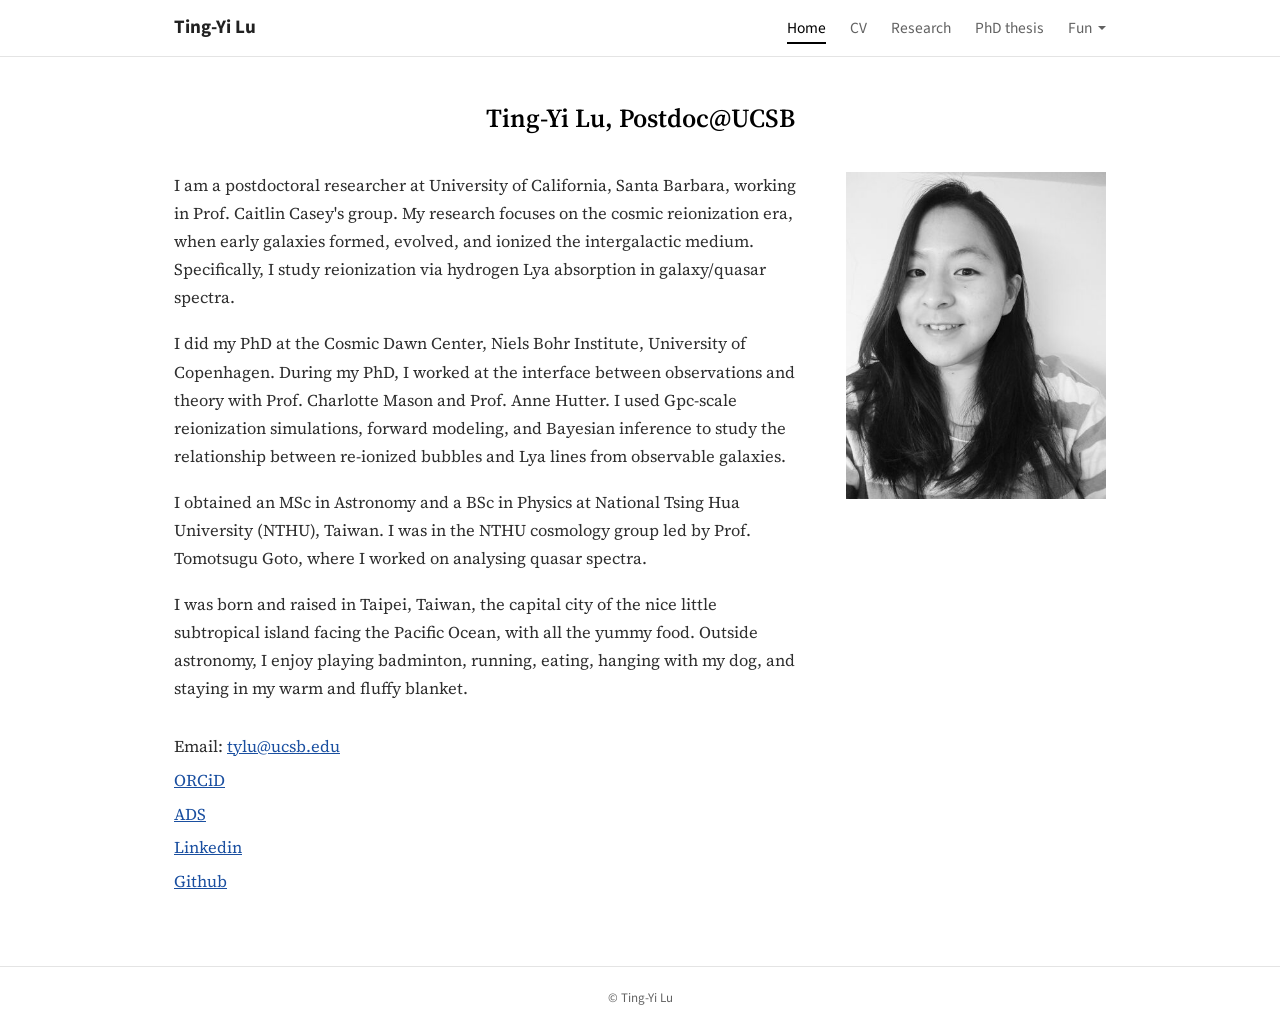
<file: index.html>
<!DOCTYPE html>
<html lang="en">
<head>
  <meta charset="utf-8">
  <meta name="viewport" content="width=device-width, initial-scale=1">
  <title>Ting-Yi Lu</title>
  <meta name="description" content="Ting-Yi Lu, postdoctoral researcher at UC Santa Barbara working on cosmic reionization with Lyα absorption in galaxy and quasar spectra.">
  <link rel="preconnect" href="https://fonts.googleapis.com">
  <link rel="preconnect" href="https://fonts.gstatic.com" crossorigin>
  <link href="https://fonts.googleapis.com/css2?family=Source+Serif+4:ital,opsz,wght@0,8..60,400;0,8..60,600;0,8..60,700;1,8..60,400&family=Source+Sans+3:wght@400;600;700&display=swap" rel="stylesheet">
  <link rel="stylesheet" href="assets/nav.css">
  <link rel="stylesheet" href="assets/site.css">
</head>
<body>
  <header class="site-header">
    <div class="bar">
      <a class="brand" href="index.html">Ting-Yi Lu</a>
      <nav class="site-nav" aria-label="Main">
        <ul>
          <li><a href="index.html" aria-current="page">Home</a></li>
          <li><a href="cv.html">CV</a></li>
          <li><a href="research.html">Research</a></li>
          <li><a href="phd-thesis.html">PhD thesis</a></li>
          <li>
            <details>
              <summary>Fun</summary>
              <ul class="menu">
                <li><a href="sed-explorer.html">High-z galaxy SED explorer</a></li>
                <li><a href="bubble-probability.html">Ionized bubble probability</a></li>
                <!-- Add new tools here as <li><a href="page.html">Title</a></li> -->
              </ul>
            </details>
          </li>
        </ul>
      </nav>
    </div>
  </header>

  <main>
    <h1>Ting-Yi Lu, Postdoc@UCSB</h1>

    <section class="intro">
      <div class="text">
        <p>I am a postdoctoral researcher at University of California, Santa Barbara, working in Prof. Caitlin Casey's group. My research focuses on the cosmic reionization era, when early galaxies formed, evolved, and ionized the intergalactic medium. Specifically, I study reionization via hydrogen Lya absorption in galaxy/quasar spectra.</p>

        <p>I did my PhD at the Cosmic Dawn Center, Niels Bohr Institute, University of Copenhagen. During my PhD, I worked at the interface between observations and theory with Prof. Charlotte Mason and Prof. Anne Hutter. I used Gpc-scale reionization simulations, forward modeling, and Bayesian inference to study the relationship between re-ionized bubbles and Lya lines from observable galaxies.</p>

        <p>I obtained an MSc in Astronomy and a BSc in Physics at National Tsing Hua University (NTHU), Taiwan. I was in the NTHU cosmology group led by Prof. Tomotsugu Goto, where I worked on analysing quasar spectra.</p>

        <p>I was born and raised in Taipei, Taiwan, the capital city of the nice little subtropical island facing the Pacific Ocean, with all the yummy food. Outside astronomy, I enjoy playing badminton, running, eating, hanging with my dog, and staying in my warm and fluffy blanket.</p>

        <div class="contact">
          <p>Email: <a href="mailto:tylu@ucsb.edu">tylu@ucsb.edu</a></p>
          <p><a href="https://orcid.org/0000-0002-4965-6524">ORCiD</a></p>
          <p><a href="https://ui.adsabs.harvard.edu/public-libraries/GdgYro5aQoORHazTc_dvXQ">ADS</a></p>
          <p><a href="https://www.linkedin.com/in/ting-yi-lu-37a631151/">Linkedin</a></p>
          <p><a href="https://github.com/ting-yi-lu">Github</a></p>
        </div>
      </div>

      <figure class="photo">
        <img src="profile.jpg" alt="Photo of Ting-Yi Lu" width="377" height="483">
      </figure>
    </section>
  </main>

  <footer>&copy; Ting-Yi Lu</footer>
  <script src="assets/site.js"></script>
</body>
</html>
</file>
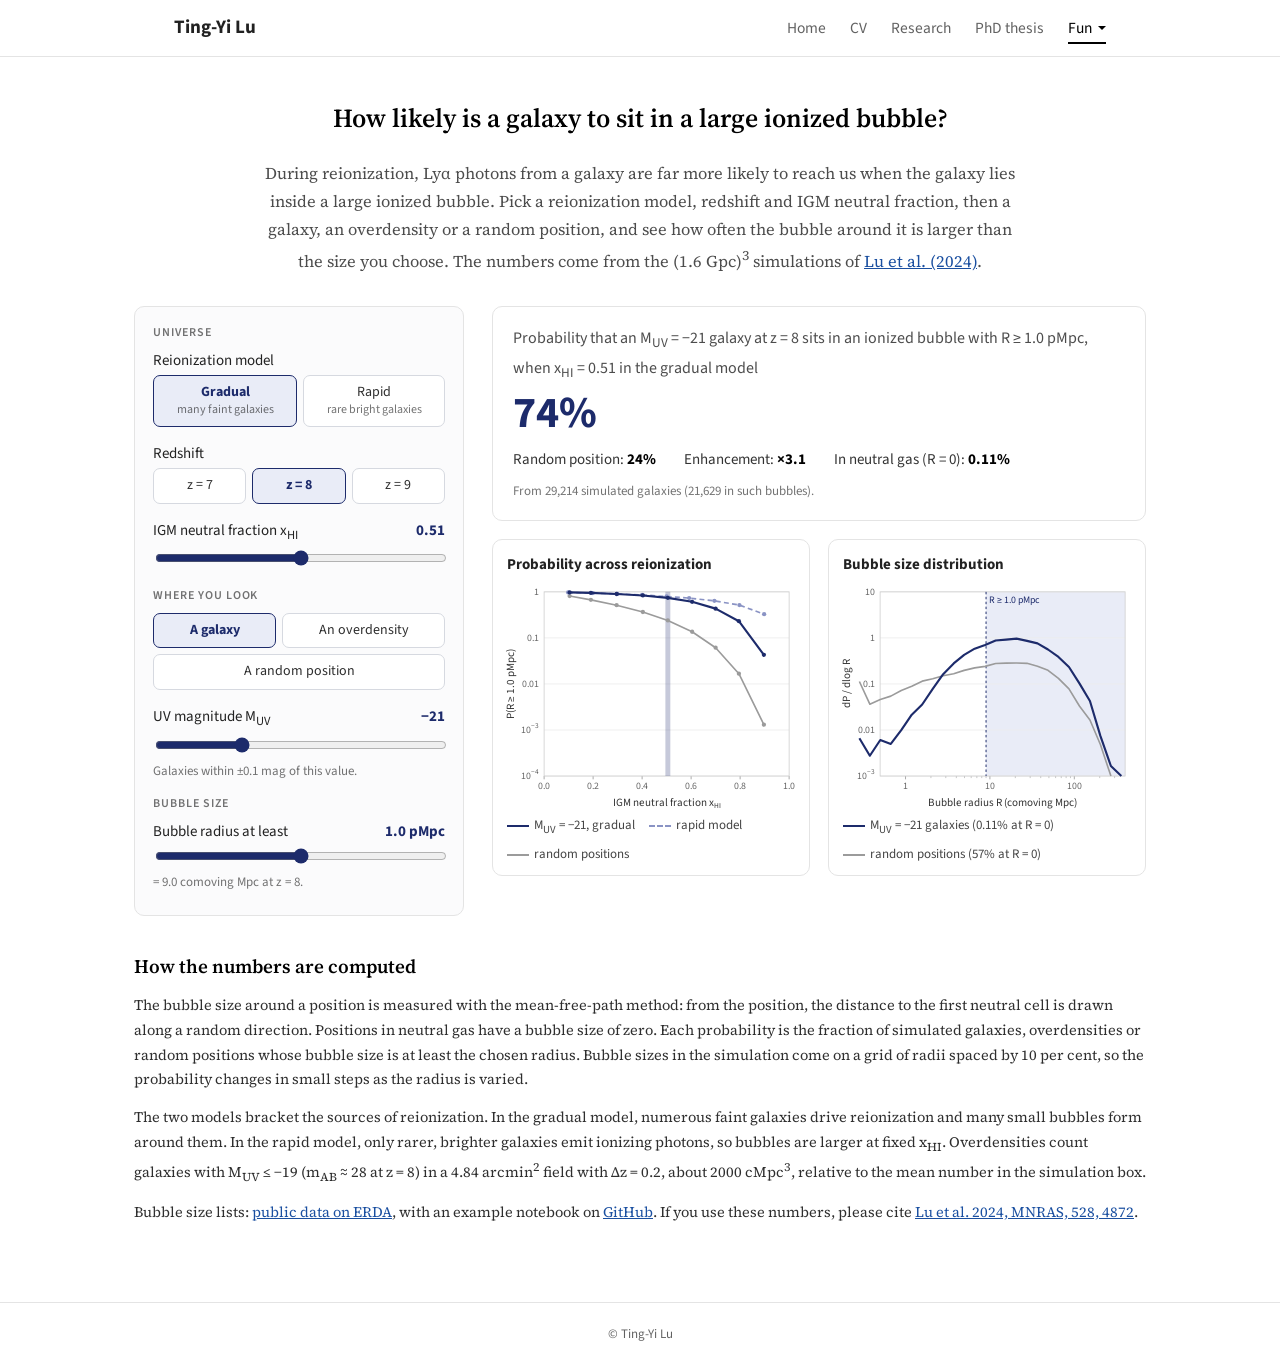
<file: bubble-probability.html>
<!DOCTYPE html>
<html lang="en">
<head>
  <meta charset="utf-8">
  <meta name="viewport" content="width=device-width, initial-scale=1">
  <title>Ionized bubble probability – Ting-Yi Lu</title>
  <meta name="description" content="Probability that a reionization-era galaxy, galaxy overdensity or random position sits in a large ionized bubble, from the simulations of Lu et al. (2024).">
  <link rel="preconnect" href="https://fonts.googleapis.com">
  <link rel="preconnect" href="https://fonts.gstatic.com" crossorigin>
  <link href="https://fonts.googleapis.com/css2?family=Source+Serif+4:ital,opsz,wght@0,8..60,400;0,8..60,600;0,8..60,700;1,8..60,400&family=Source+Sans+3:wght@400;600;700&display=swap" rel="stylesheet">
  <link rel="stylesheet" href="assets/nav.css">
  <link rel="stylesheet" href="assets/site.css">
  <style>
    main { max-width: 1060px; }
    .lede { max-width: 760px; margin: -12px auto 30px; text-align: center; color: rgba(0,0,0,.7); }
    .calc { display: grid; grid-template-columns: 330px minmax(0, 1fr); gap: 28px; align-items: start; }
    .panel { border: 1px solid #e4e4e4; border-radius: 10px; padding: 18px 18px 8px; background: #fbfbfc; font-family: "Source Sans 3", Arial, sans-serif; font-size: 15px; line-height: 1.4; }
    .panel h2 { font-family: "Source Sans 3", Arial, sans-serif; font-size: 12px; letter-spacing: .08em; text-transform: uppercase; color: rgba(0,0,0,.55); margin: 0 0 8px; }
    .ctl { margin-bottom: 16px; }
    .ctl label.t, .ctl .t { display: flex; justify-content: space-between; gap: 8px; color: #222; margin-bottom: 4px; }
    .ctl output { font-variant-numeric: tabular-nums; color: #1d2b6b; font-weight: 700; white-space: nowrap; }
    .ctl .hint { font-size: 13px; color: rgba(0,0,0,.55); margin-top: 3px; }
    input[type=range] { width: 100%; accent-color: #1d2b6b; }
    .seg { display: flex; flex-wrap: wrap; gap: 6px; }
    .seg label { flex: 1 1 auto; text-align: center; border: 1px solid #d6d9e0; border-radius: 7px; padding: 7px 8px; cursor: pointer; background: #fff; font-size: 14px; }
    .seg input { position: absolute; opacity: 0; pointer-events: none; }
    .seg label:has(input:checked) { border-color: #1d2b6b; background: #e9ecf7; color: #1d2b6b; font-weight: 700; }
    .seg label:has(input:focus-visible) { outline: 2px solid #1d2b6b; outline-offset: 1px; }
    .seg label small { display: block; font-weight: 400; color: rgba(0,0,0,.55); font-size: 12px; }
    .tracer-opts[hidden] { display: none; }

    .result { border: 1px solid #e4e4e4; border-radius: 10px; padding: 18px 20px; margin-bottom: 18px; font-family: "Source Sans 3", Arial, sans-serif; }
    .result .q { color: rgba(0,0,0,.7); font-size: 16px; margin: 0 0 6px; }
    .result .big { font-size: 44px; line-height: 1.1; color: #1d2b6b; font-weight: 700; font-variant-numeric: tabular-nums; }
    .result .row { display: flex; flex-wrap: wrap; gap: 6px 28px; margin-top: 8px; font-size: 15px; color: #333; }
    .result .row b { color: #000; }
    .result .small { font-size: 13px; color: rgba(0,0,0,.55); margin-top: 8px; }
    .charts { display: grid; grid-template-columns: 1fr 1fr; gap: 18px; }
    .chart { border: 1px solid #e4e4e4; border-radius: 10px; padding: 12px 10px 6px; }
    .chart h3 { font-family: "Source Sans 3", Arial, sans-serif; font-size: 15px; margin: 0 4px 4px; color: #222; font-weight: 700; }
    .chart svg { display: block; width: 100%; height: auto; }
    .chart svg text { font-family: "Source Sans 3", Arial, sans-serif; }
    .legend { display: flex; flex-wrap: wrap; gap: 4px 14px; font-family: "Source Sans 3", Arial, sans-serif; font-size: 13px; color: #444; margin: 2px 4px 4px; }
    .legend i { display: inline-block; width: 22px; height: 0; border-top: 2.5px solid; vertical-align: middle; margin-right: 5px; }
    .about { margin-top: 34px; font-size: 14.5px; }
    .about h2 { margin-top: 0; }
    .about p { margin-bottom: .9em; }

    @media (max-width: 900px) {
      .calc { grid-template-columns: 1fr; }
      .charts { grid-template-columns: 1fr; }
    }
    @media (max-width: 760px) {
      .lede { margin-top: -6px; text-align: left; font-size: 15px; }
      .result .big { font-size: 38px; }
      .about { font-size: 15px; }
    }
  </style>
</head>
<body>
  <header class="site-header">
    <div class="bar">
      <a class="brand" href="index.html">Ting-Yi Lu</a>
      <nav class="site-nav" aria-label="Main">
        <ul>
          <li><a href="index.html">Home</a></li>
          <li><a href="cv.html">CV</a></li>
          <li><a href="research.html">Research</a></li>
          <li><a href="phd-thesis.html">PhD thesis</a></li>
          <li>
            <details class="current">
              <summary>Fun</summary>
              <ul class="menu">
                <li><a href="sed-explorer.html">High-z galaxy SED explorer</a></li>
                <li><a href="bubble-probability.html" aria-current="page">Ionized bubble probability</a></li>
                <!-- Add new tools here as <li><a href="page.html">Title</a></li> -->
              </ul>
            </details>
          </li>
        </ul>
      </nav>
    </div>
  </header>

  <main>
    <h1>How likely is a galaxy to sit in a large ionized bubble?</h1>
    <p class="lede">During reionization, Lyα photons from a galaxy are far more likely to reach us when the galaxy lies inside a large ionized bubble. Pick a reionization model, redshift and IGM neutral fraction, then a galaxy, an overdensity or a random position, and see how often the bubble around it is larger than the size you choose. The numbers come from the (1.6&nbsp;Gpc)<sup>3</sup> simulations of <a href="https://academic.oup.com/mnras/article/528/3/4872/7589722">Lu et al. (2024)</a>.</p>

    <div class="calc">
      <form class="panel" id="form" onsubmit="return false">
        <h2>Universe</h2>
        <div class="ctl">
          <div class="t">Reionization model</div>
          <div class="seg">
            <label><input type="radio" name="model" value="fg" checked>Gradual<small>many faint galaxies</small></label>
            <label><input type="radio" name="model" value="bg">Rapid<small>rare bright galaxies</small></label>
          </div>
        </div>
        <div class="ctl">
          <div class="t">Redshift</div>
          <div class="seg">
            <label><input type="radio" name="z" value="7">z = 7</label>
            <label><input type="radio" name="z" value="8" checked>z = 8</label>
            <label><input type="radio" name="z" value="9">z = 9</label>
          </div>
        </div>
        <div class="ctl">
          <label class="t" for="xhi"><span>IGM neutral fraction x<sub>HI</sub></span> <output id="xhio"></output></label>
          <input id="xhi" type="range" min="0" max="8" step="1" value="4">
        </div>

        <h2>Where you look</h2>
        <div class="ctl">
          <div class="seg">
            <label><input type="radio" name="tracer" value="muv" checked>A galaxy</label>
            <label><input type="radio" name="tracer" value="od">An overdensity</label>
            <label><input type="radio" name="tracer" value="rand">A random position</label>
          </div>
        </div>
        <div class="ctl tracer-opts" id="opt-muv">
          <label class="t" for="muv"><span>UV magnitude M<sub>UV</sub></span> <output id="muvo"></output></label>
          <input id="muv" type="range" min="-23" max="-16" step="1" value="-21">
          <div class="hint">Galaxies within ±0.1 mag of this value.</div>
        </div>
        <div class="ctl tracer-opts" id="opt-od" hidden>
          <label class="t" for="od"><span>Overdensity N/⟨N⟩ at least</span> <output id="odo"></output></label>
          <input id="od" type="range" min="0" max="29" step="1" value="3">
          <div class="hint" id="odhint"></div>
        </div>

        <h2>Bubble size</h2>
        <div class="ctl">
          <label class="t" for="rmin"><span>Bubble radius at least</span> <output id="rmino"></output></label>
          <input id="rmin" type="range" min="-1" max="1" step="0.05" value="0">
          <div class="hint" id="rminhint"></div>
        </div>
      </form>

      <div>
        <div class="result" aria-live="polite">
          <p class="q" id="question"></p>
          <div class="big" id="pbig">…</div>
          <div class="row" id="prow"></div>
          <div class="small" id="psmall"></div>
        </div>
        <div class="charts">
          <div class="chart">
            <h3>Probability across reionization</h3>
            <svg id="c1" viewBox="0 0 360 280" role="img" aria-label="Probability of a large bubble as a function of the IGM neutral fraction"></svg>
            <div class="legend" id="l1"></div>
          </div>
          <div class="chart">
            <h3>Bubble size distribution</h3>
            <svg id="c2" viewBox="0 0 360 280" role="img" aria-label="Distribution of bubble sizes around the selected tracer and around random positions"></svg>
            <div class="legend" id="l2"></div>
          </div>
        </div>
      </div>
    </div>

    <section class="about">
      <h2>How the numbers are computed</h2>
      <p>The bubble size around a position is measured with the mean-free-path method: from the position, the distance to the first neutral cell is drawn along a random direction. Positions in neutral gas have a bubble size of zero. Each probability is the fraction of simulated galaxies, overdensities or random positions whose bubble size is at least the chosen radius. Bubble sizes in the simulation come on a grid of radii spaced by 10 per cent, so the probability changes in small steps as the radius is varied.</p>
      <p>The two models bracket the sources of reionization. In the gradual model, numerous faint galaxies drive reionization and many small bubbles form around them. In the rapid model, only rarer, brighter galaxies emit ionizing photons, so bubbles are larger at fixed x<sub>HI</sub>. Overdensities count galaxies with M<sub>UV</sub> ≤ −19 (m<sub>AB</sub> ≈ 28 at z = 8) in a 4.84 arcmin<sup>2</sup> field with Δz = 0.2, about 2000 cMpc<sup>3</sup>, relative to the mean number in the simulation box.</p>
      <p>Bubble size lists: <a href="https://sid.erda.dk/sharelink/EPDFBeVtfZ">public data on ERDA</a>, with an example notebook on <a href="https://github.com/ting-yi-lu/bubble_size_overdensities_paper">GitHub</a>. If you use these numbers, please cite <a href="https://academic.oup.com/mnras/article/528/3/4872/7589722">Lu et al. 2024, MNRAS, 528, 4872</a>.</p>
    </section>
  </main>

  <footer>&copy; Ting-Yi Lu</footer>
  <script src="assets/site.js"></script>
  <script src="assets/bubble_prob_data.js"></script>
  <script src="assets/bubble_prob.js"></script>
</body>
</html>
</file>
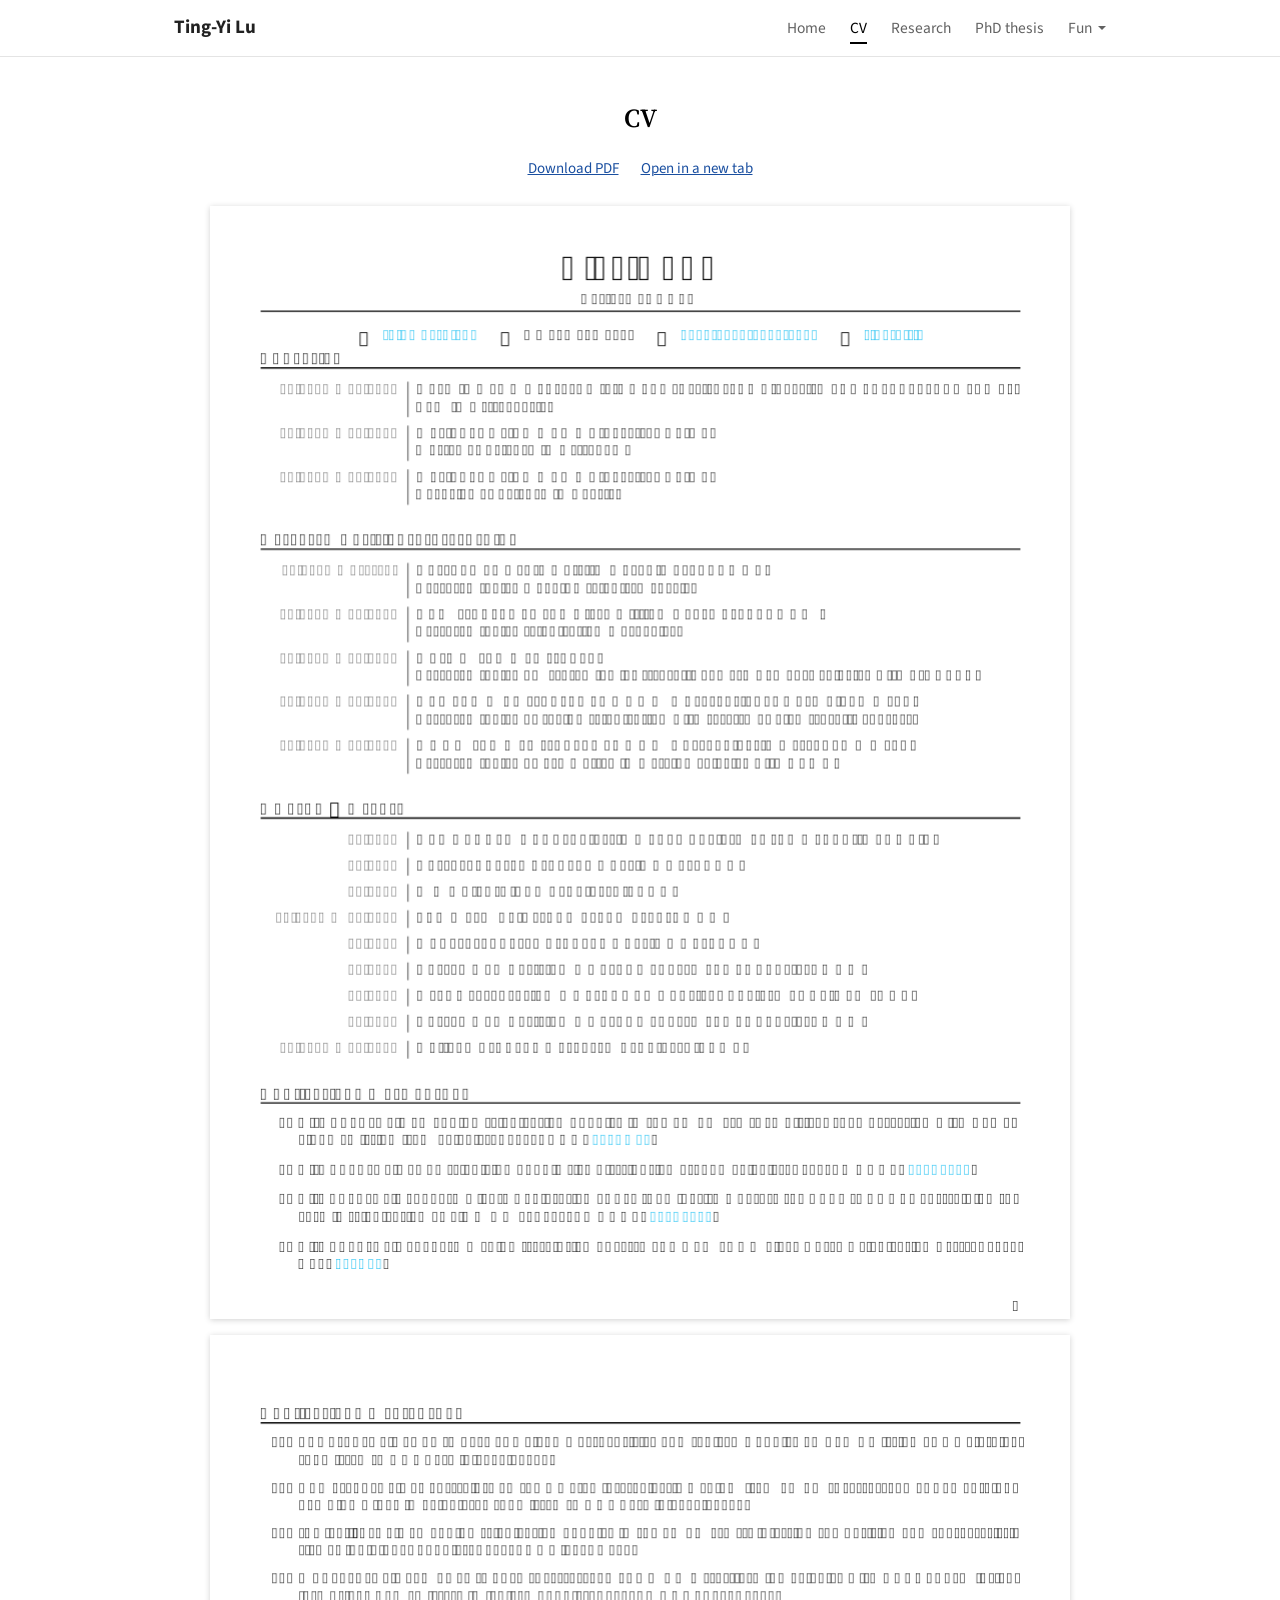
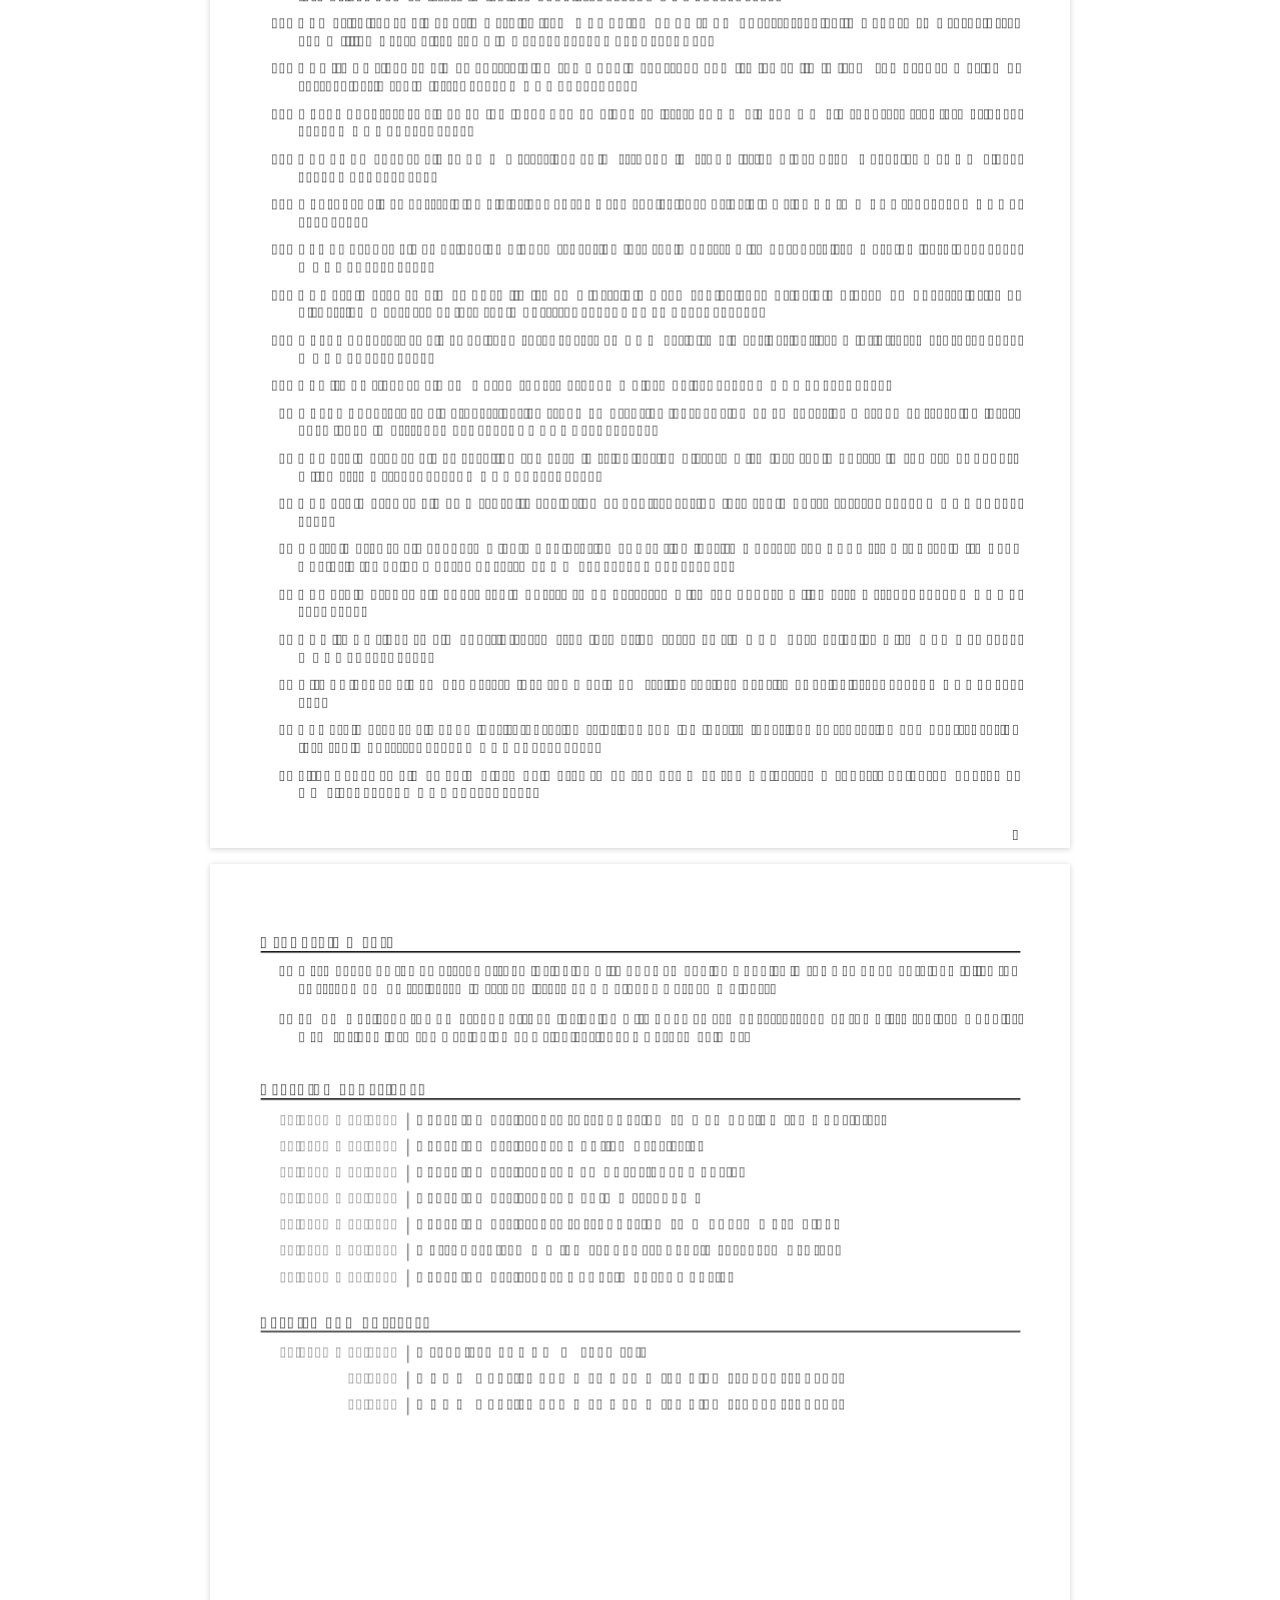
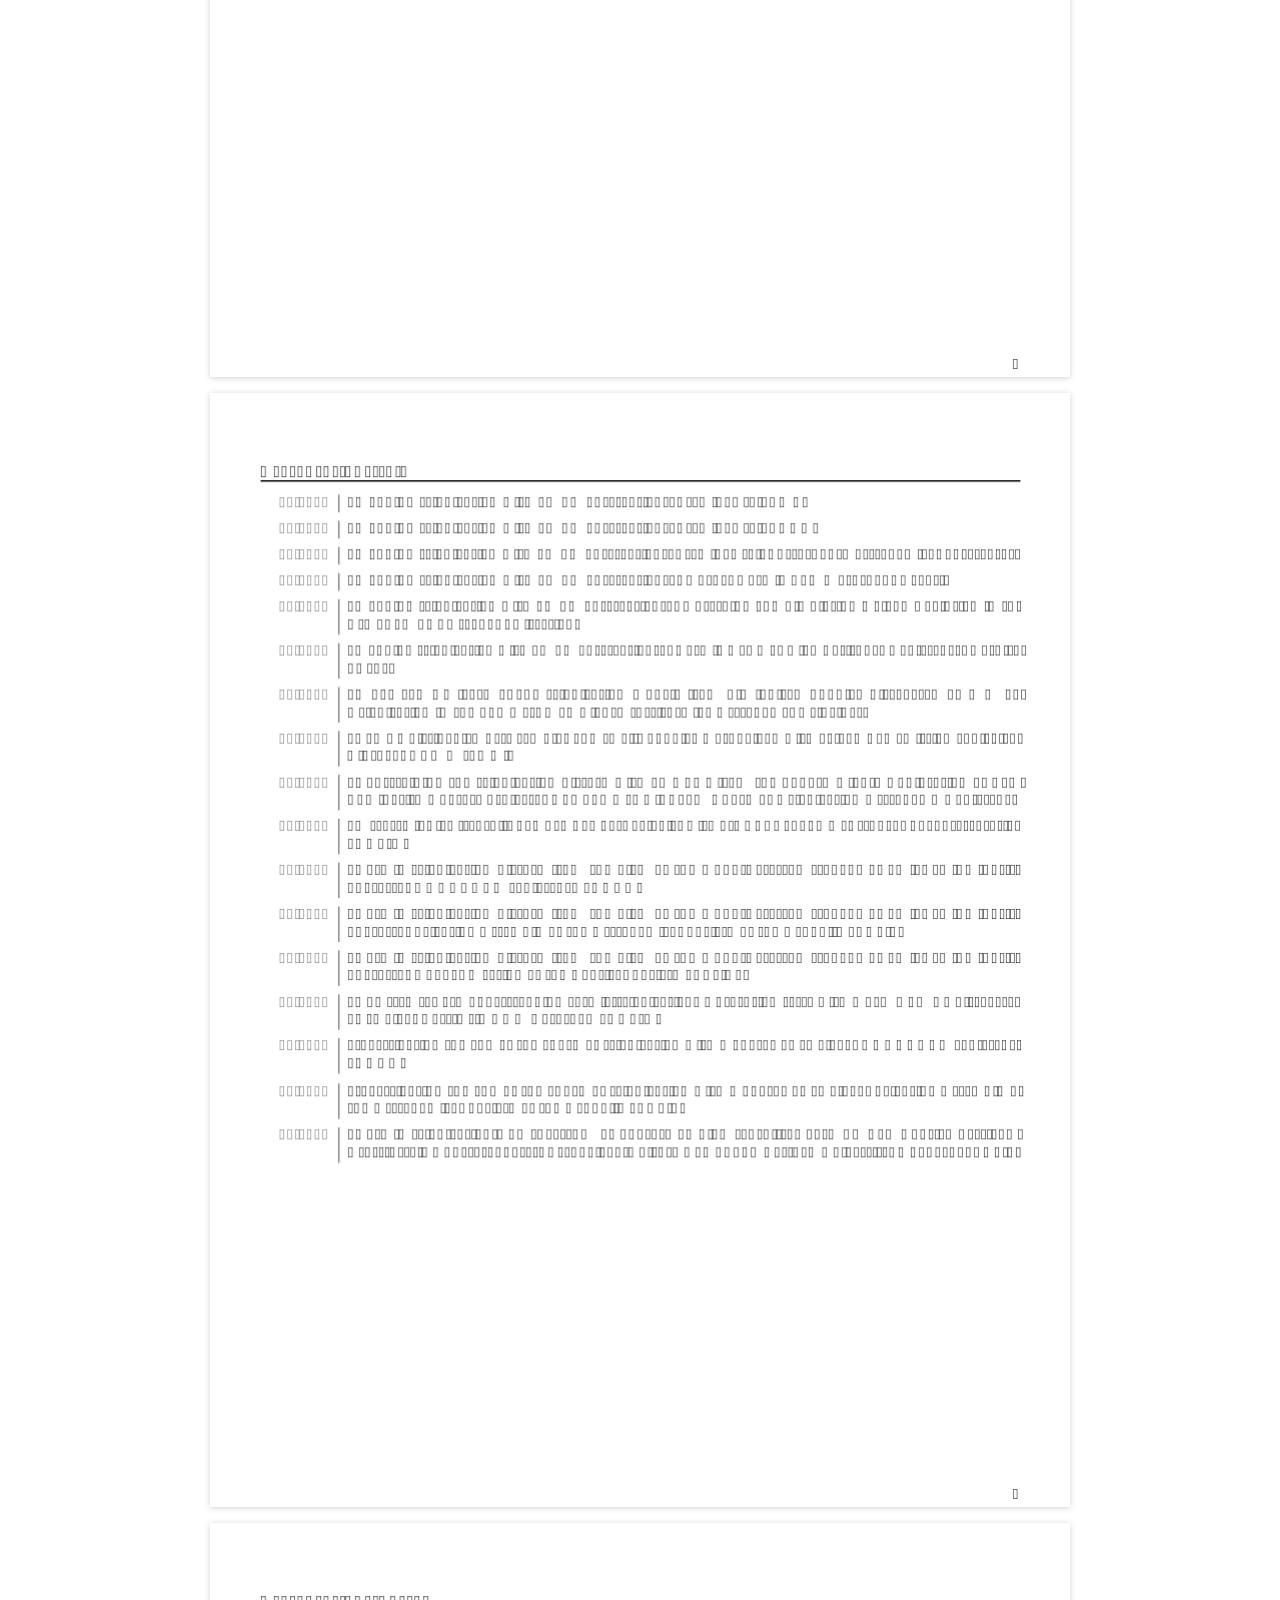
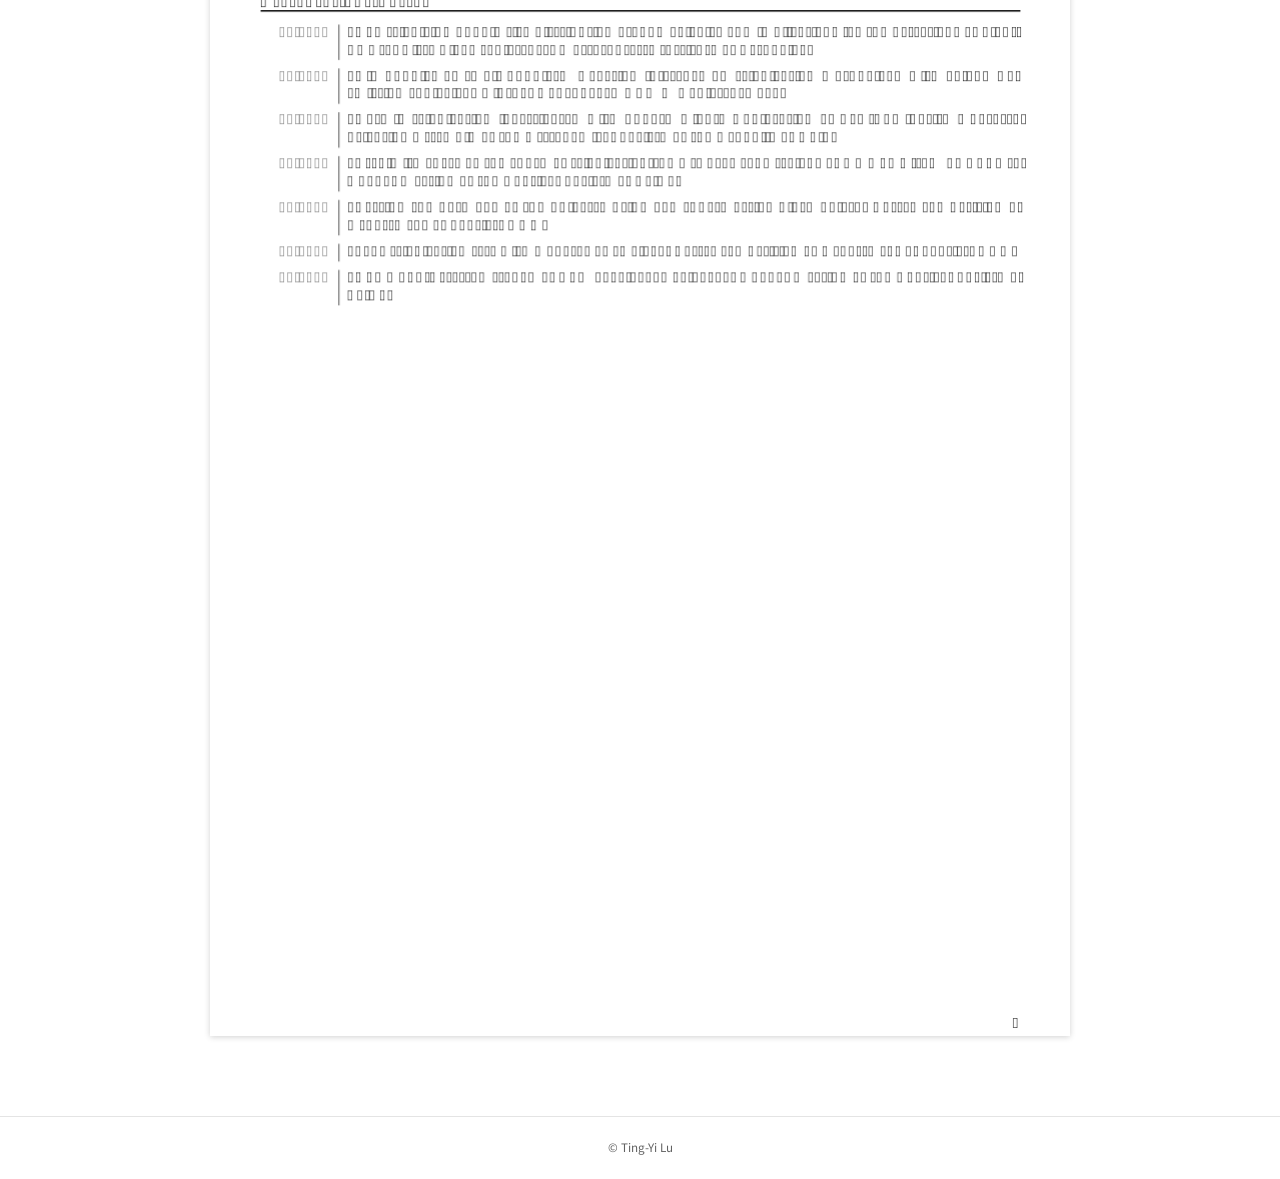
<file: cv.html>
<!DOCTYPE html>
<html lang="en">
<head>
  <meta charset="utf-8">
  <meta name="viewport" content="width=device-width, initial-scale=1">
  <title>CV – Ting-Yi Lu</title>
  <meta name="description" content="Curriculum vitae of Ting-Yi Lu.">
  <link rel="preconnect" href="https://fonts.googleapis.com">
  <link rel="preconnect" href="https://fonts.gstatic.com" crossorigin>
  <link href="https://fonts.googleapis.com/css2?family=Source+Serif+4:ital,opsz,wght@0,8..60,400;0,8..60,600;0,8..60,700;1,8..60,400&family=Source+Sans+3:wght@400;600;700&display=swap" rel="stylesheet">
  <link rel="stylesheet" href="assets/nav.css">
  <link rel="stylesheet" href="assets/site.css">
</head>
<body>
  <header class="site-header">
    <div class="bar">
      <a class="brand" href="index.html">Ting-Yi Lu</a>
      <nav class="site-nav" aria-label="Main">
        <ul>
          <li><a href="index.html">Home</a></li>
          <li><a href="cv.html" aria-current="page">CV</a></li>
          <li><a href="research.html">Research</a></li>
          <li><a href="phd-thesis.html">PhD thesis</a></li>
          <li>
            <details>
              <summary>Fun</summary>
              <ul class="menu">
                <li><a href="sed-explorer.html">High-z galaxy SED explorer</a></li>
                <li><a href="bubble-probability.html">Ionized bubble probability</a></li>
                <!-- Add new tools here as <li><a href="page.html">Title</a></li> -->
              </ul>
            </details>
          </li>
        </ul>
      </nav>
    </div>
  </header>

  <main>
    <h1>CV</h1>
    <div class="doc-actions">
      <a href="CV_tylu.pdf" download>Download PDF</a>
      <a href="CV_tylu.pdf" target="_blank" rel="noopener">Open in a new tab</a>
    </div>
    <div class="pdf-view" data-pdf="CV_tylu.pdf">
      <noscript><p class="status"><a href="CV_tylu.pdf">Open the PDF</a></p></noscript>
    </div>
  </main>

  <footer>&copy; Ting-Yi Lu</footer>
  <script src="assets/site.js"></script>
  <script src="assets/pdfjs/pdf.min.js"></script>
  <script src="assets/pdfview.js"></script>
</body>
</html>
</file>
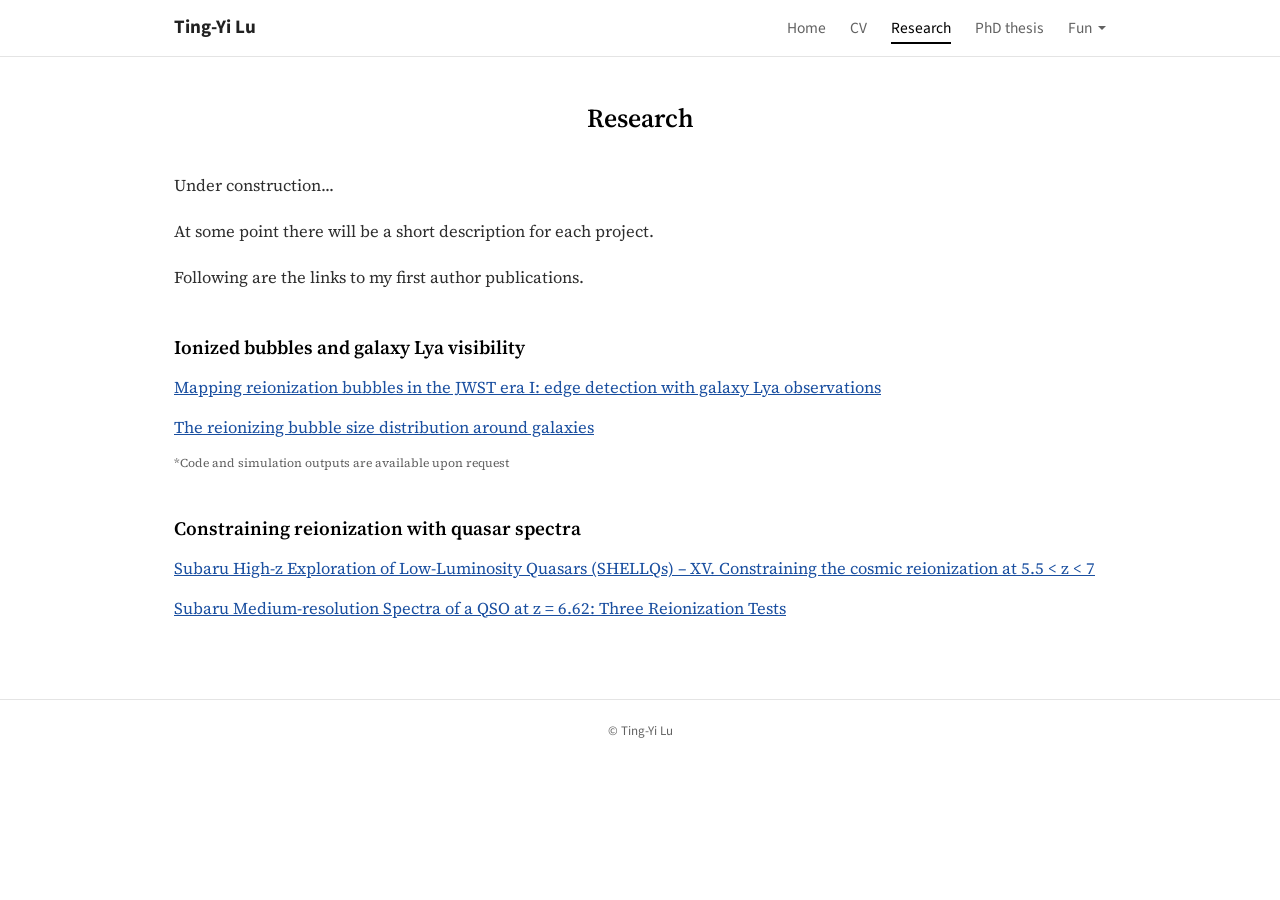
<file: research.html>
<!DOCTYPE html>
<html lang="en">
<head>
  <meta charset="utf-8">
  <meta name="viewport" content="width=device-width, initial-scale=1">
  <title>Research – Ting-Yi Lu</title>
  <meta name="description" content="Research and first-author publications of Ting-Yi Lu on reionization, ionized bubbles, galaxy Lyα visibility and quasar spectra.">
  <link rel="preconnect" href="https://fonts.googleapis.com">
  <link rel="preconnect" href="https://fonts.gstatic.com" crossorigin>
  <link href="https://fonts.googleapis.com/css2?family=Source+Serif+4:ital,opsz,wght@0,8..60,400;0,8..60,600;0,8..60,700;1,8..60,400&family=Source+Sans+3:wght@400;600;700&display=swap" rel="stylesheet">
  <link rel="stylesheet" href="assets/nav.css">
  <link rel="stylesheet" href="assets/site.css">
</head>
<body>
  <header class="site-header">
    <div class="bar">
      <a class="brand" href="index.html">Ting-Yi Lu</a>
      <nav class="site-nav" aria-label="Main">
        <ul>
          <li><a href="index.html">Home</a></li>
          <li><a href="cv.html">CV</a></li>
          <li><a href="research.html" aria-current="page">Research</a></li>
          <li><a href="phd-thesis.html">PhD thesis</a></li>
          <li>
            <details>
              <summary>Fun</summary>
              <ul class="menu">
                <li><a href="sed-explorer.html">High-z galaxy SED explorer</a></li>
                <li><a href="bubble-probability.html">Ionized bubble probability</a></li>
                <!-- Add new tools here as <li><a href="page.html">Title</a></li> -->
              </ul>
            </details>
          </li>
        </ul>
      </nav>
    </div>
  </header>

  <main>
    <h1>Research</h1>

    <p>Under construction...</p>
    <p>At some point there will be a short description for each project.</p>
    <p>Following are the links to my first author publications.</p>

    <h2>Ionized bubbles and galaxy Lya visibility</h2>
    <ul class="pubs">
      <li><a href="https://arxiv.org/abs/2411.04176">Mapping reionization bubbles in the JWST era I: edge detection with galaxy Lya observations</a></li>
      <li><a href="https://academic.oup.com/mnras/article/528/3/4872/7589722">The reionizing bubble size distribution around galaxies</a></li>
    </ul>
    <p class="note">*Code and simulation outputs are available upon request</p>

    <h2>Constraining reionization with quasar spectra</h2>
    <ul class="pubs">
      <li><a href="https://academic.oup.com/mnras/article/517/1/1264/6713965">Subaru High-z Exploration of Low-Luminosity Quasars (SHELLQs) – XV. Constraining the cosmic reionization at 5.5 &lt; z &lt; 7</a></li>
      <li><a href="https://iopscience.iop.org/article/10.3847/1538-4357/ab7db7">Subaru Medium-resolution Spectra of a QSO at z = 6.62: Three Reionization Tests</a></li>
    </ul>
  </main>

  <footer>&copy; Ting-Yi Lu</footer>
  <script src="assets/site.js"></script>
</body>
</html>
</file>
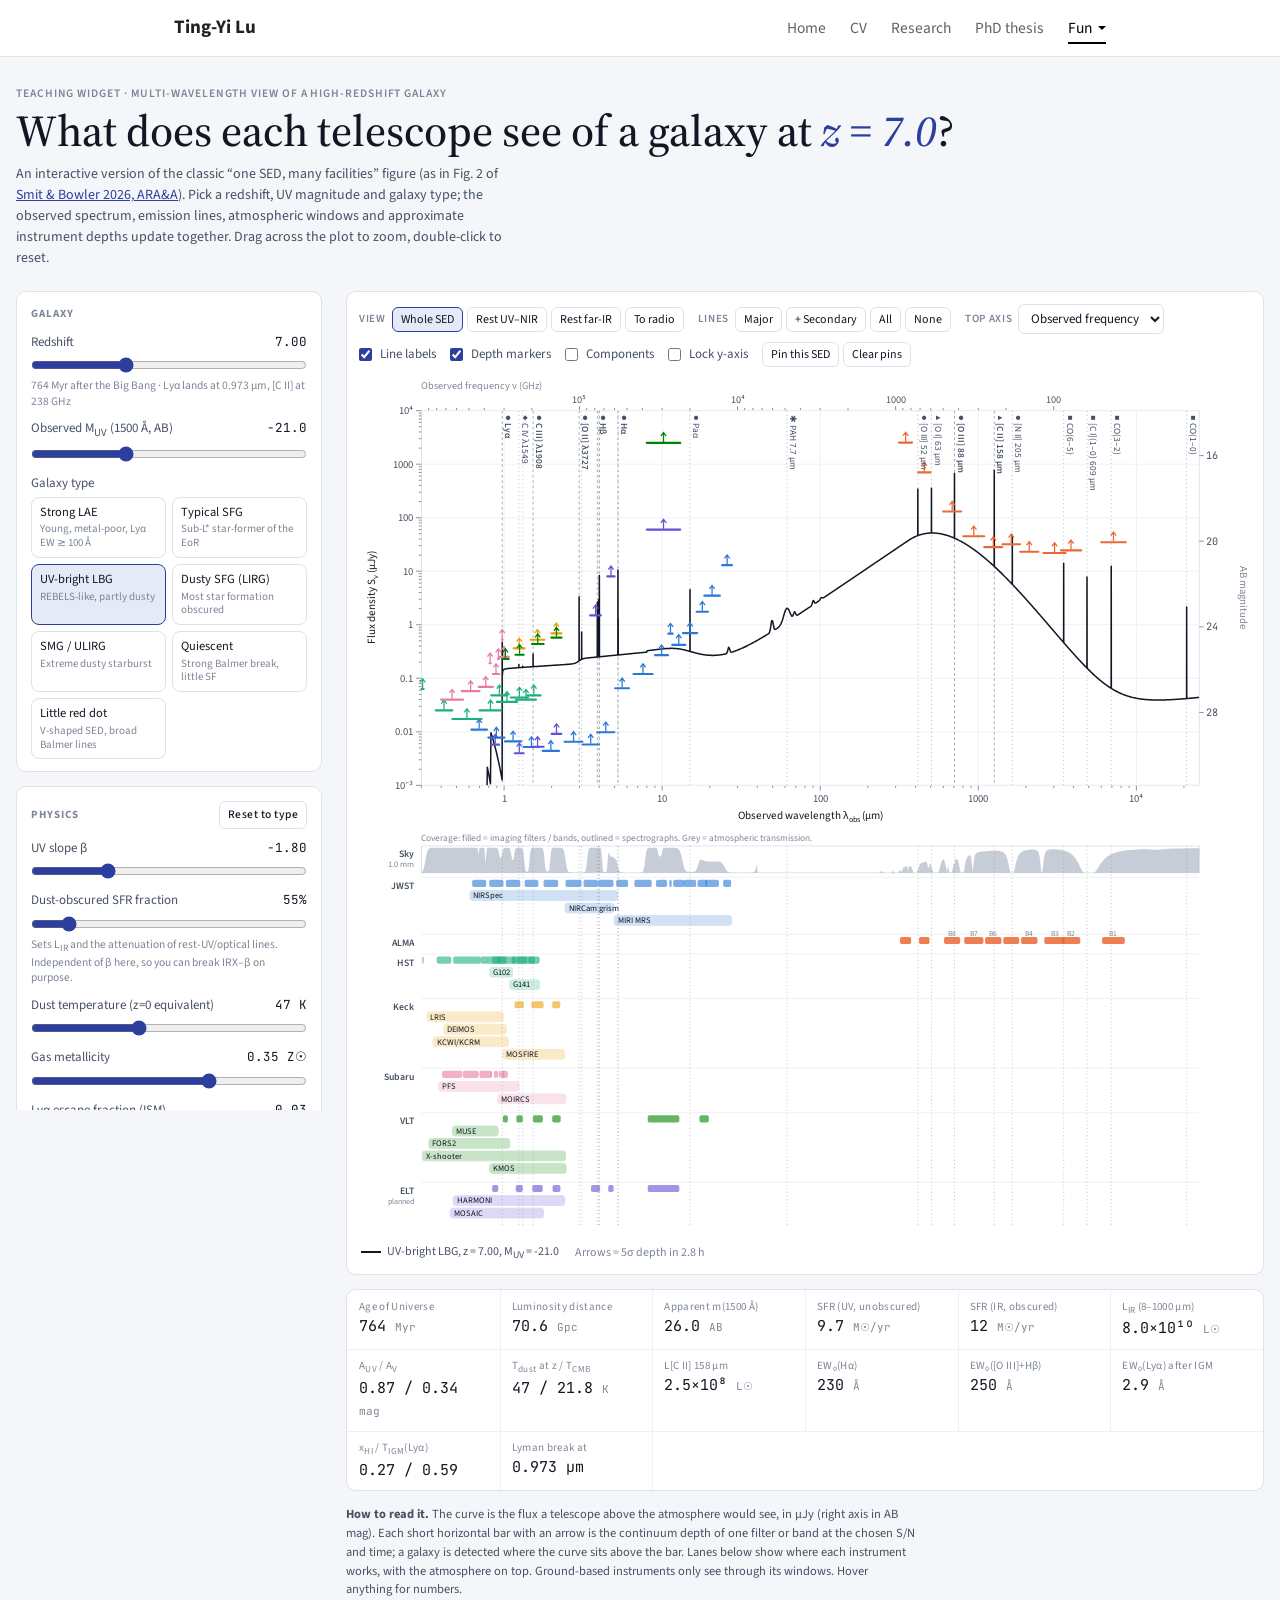
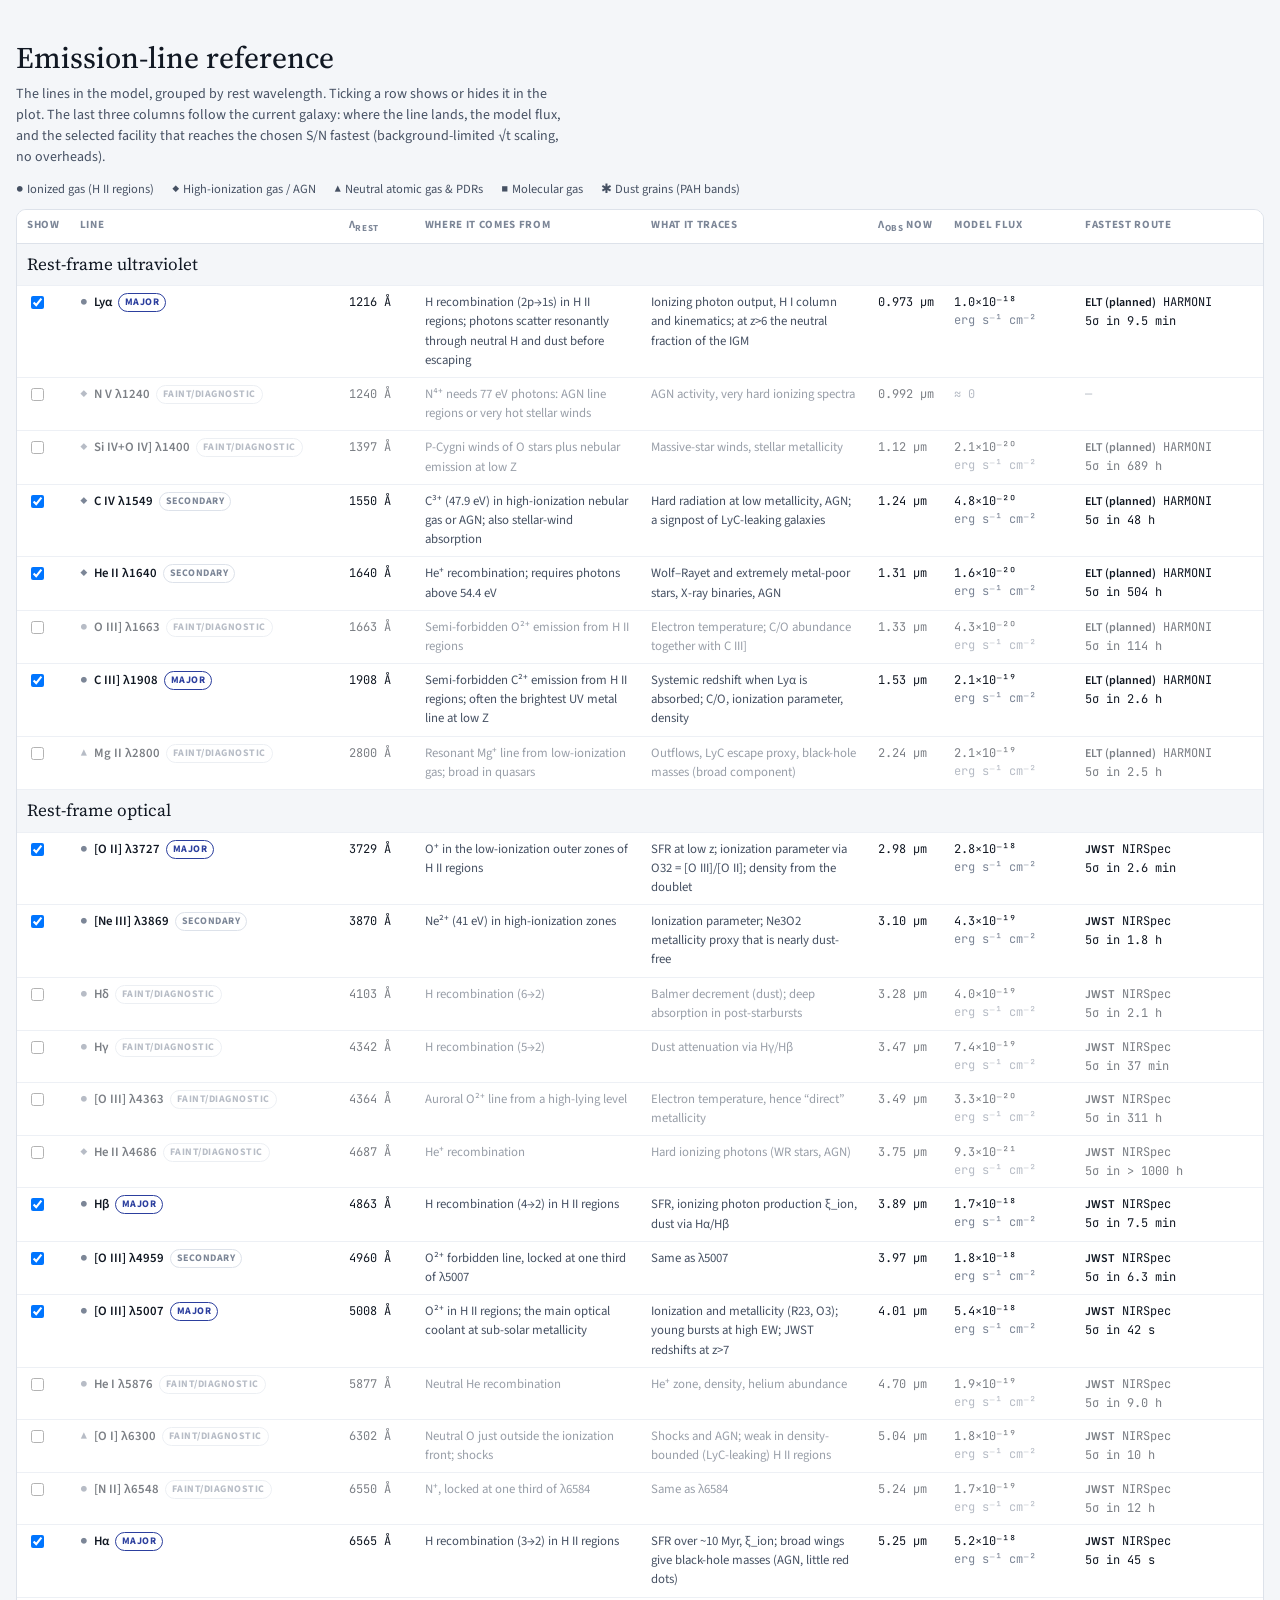
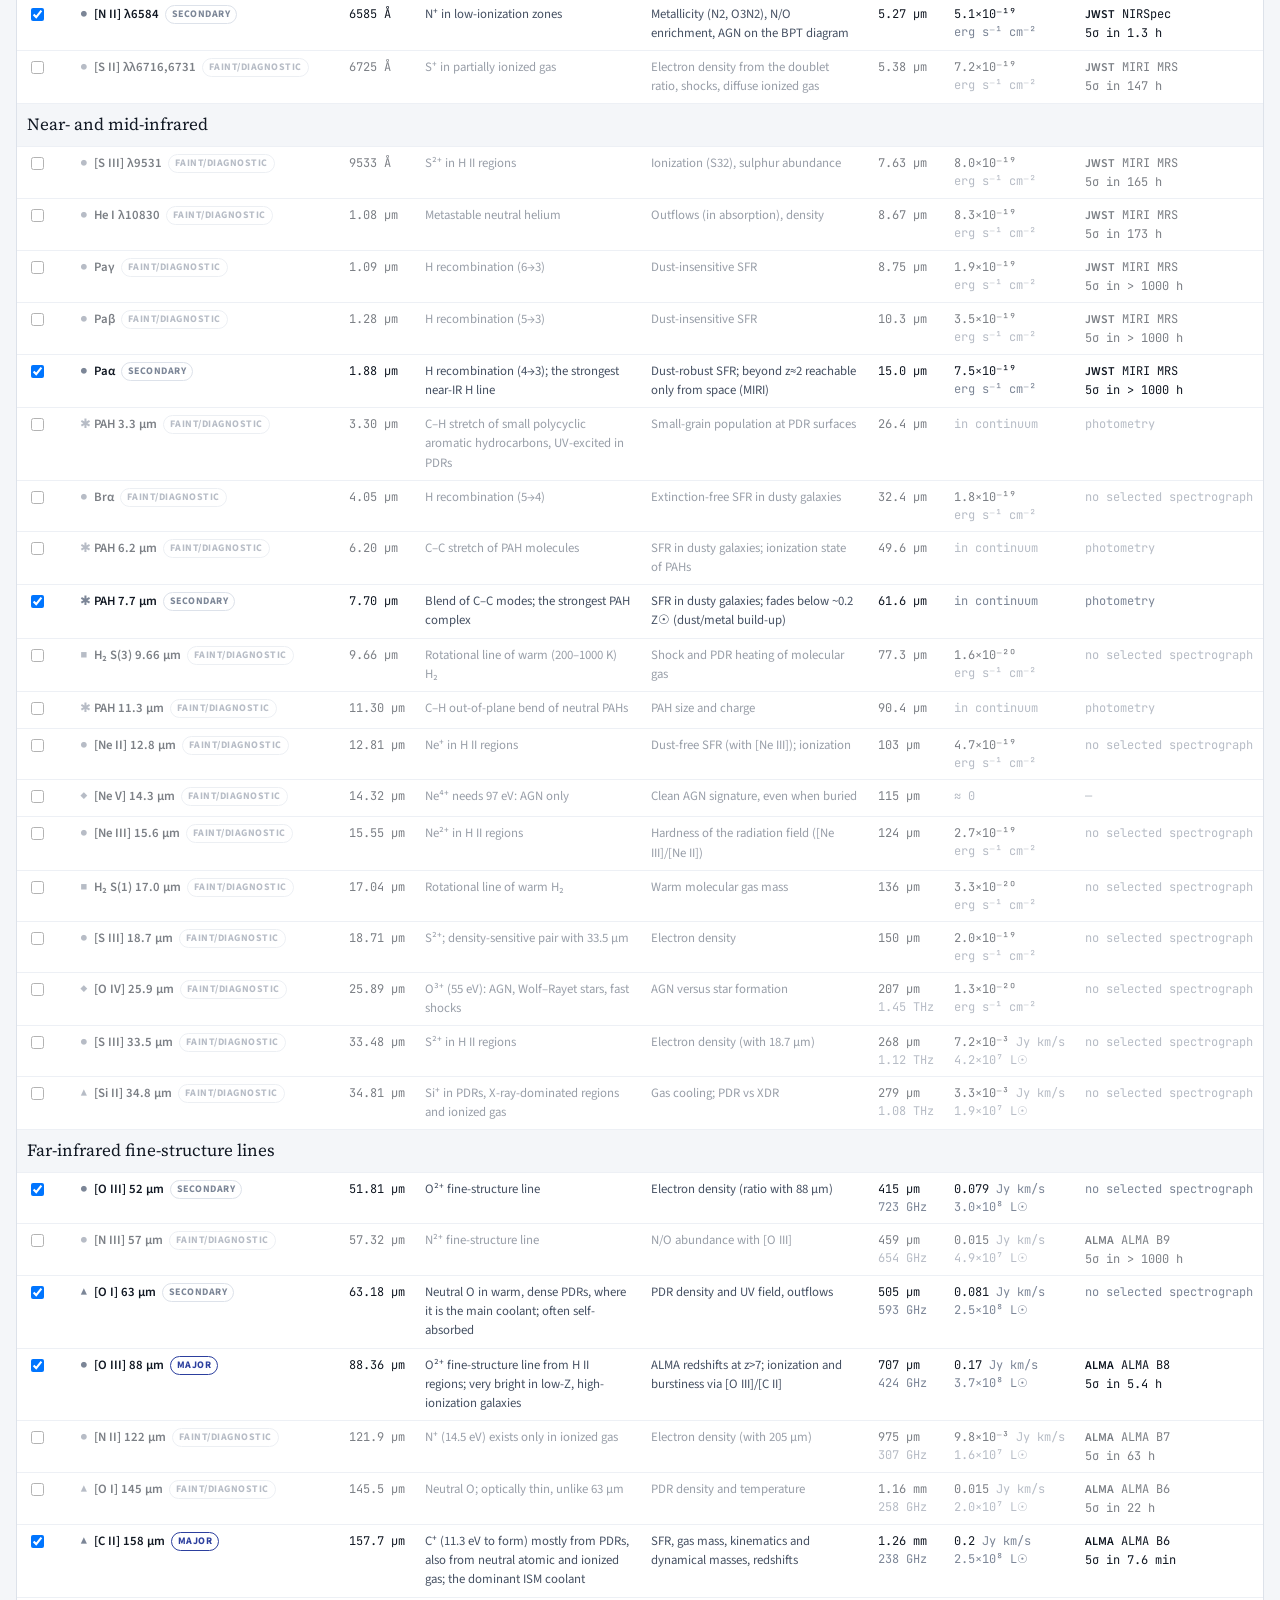
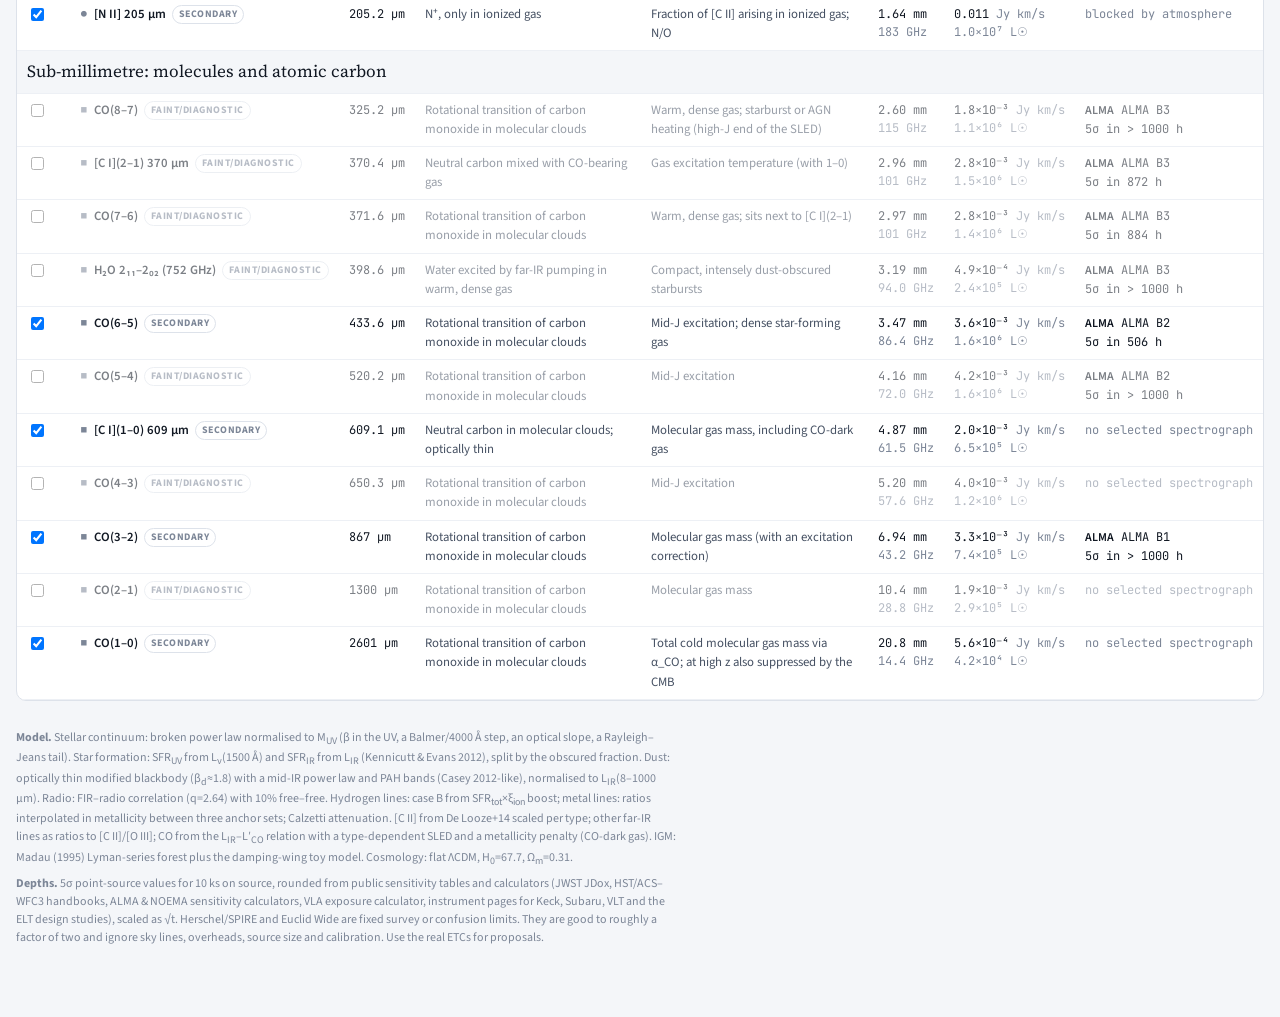
<file: sed-explorer.html>
<!doctype html><html lang="en"><head><meta charset=utf8><meta name=viewport content="width=device-width,initial-scale=1,viewport-fit=cover"><style>:root{color-scheme:light;box-sizing:border-box;padding-top:env(safe-area-inset-top,0px);padding-bottom:env(safe-area-inset-bottom,0px)}html{scroll-padding-top:env(safe-area-inset-top,0px)}body{margin:0;padding:0;font:14px -apple-system,BlinkMacSystemFont,sans-serif;background:#fff;color:#000}img{max-width:100%}[hidden]:not([hidden=until-found i]){display:none!important}</style>
<title>High-z SED Explorer – Ting-Yi Lu</title>
<meta name="description" content="Interactive multi-wavelength SED of a high-redshift galaxy and what each telescope can detect.">
<link rel="preconnect" href="https://fonts.googleapis.com">
<link rel="stylesheet" href="https://fonts.googleapis.com/css2?family=Source+Serif+4:ital,opsz,wght@0,8..60,400;0,8..60,600;0,8..60,700;1,8..60,400&family=Source+Sans+3:wght@400;600;700&family=JetBrains+Mono:wght@400;500&display=swap">
<style>
/* Layout: control rail on the left, a two-panel "spectrum over coverage lanes" instrument chart on the right, reference table below. */
:root{
  --bg:#f4f6f9; --panel:#ffffff; --ink:#111823; --ink-2:#465163; --ink-3:#7c8697; --rule:#dde2ea; --grid:#edf0f5;
  --accent:#2c3f9e; --accent-soft:#e6e9f7; --curve:#111823; --atm:#9aa5b5;
  --s1:#2a78d6; --s2:#eb6834; --s3:#1baf7a; --s4:#eda100; --s5:#e87ba4; --s6:#008300; --s7:#6250d6; --s8:#e34948;
  --f-display:"Source Serif 4", Georgia, "Times New Roman", serif;
  --f-body:"Source Sans 3", -apple-system, "Segoe UI", Helvetica, Arial, sans-serif;
  --f-mono:"JetBrains Mono", ui-monospace, Menlo, Consolas, monospace;
}
@media (prefers-color-scheme: dark){ :root:not([data-theme="light"]){
  --bg:#0e1116; --panel:#151a21; --ink:#e7ebf1; --ink-2:#aab3c1; --ink-3:#7a8595; --rule:#29303b; --grid:#1d232c;
  --accent:#8f9ef0; --accent-soft:#232a45; --curve:#e7ebf1; --atm:#5d6878;
  --s1:#3987e5; --s2:#d95926; --s3:#199e70; --s4:#c98500; --s5:#d55181; --s6:#0ca30c; --s7:#9085e9; --s8:#e66767;
  color-scheme:dark; } }
:root[data-theme="dark"]{
  --bg:#0e1116; --panel:#151a21; --ink:#e7ebf1; --ink-2:#aab3c1; --ink-3:#7a8595; --rule:#29303b; --grid:#1d232c;
  --accent:#8f9ef0; --accent-soft:#232a45; --curve:#e7ebf1; --atm:#5d6878;
  --s1:#3987e5; --s2:#d95926; --s3:#199e70; --s4:#c98500; --s5:#d55181; --s6:#0ca30c; --s7:#9085e9; --s8:#e66767;
  color-scheme:dark; }
*{box-sizing:border-box}
body{background:var(--bg);color:var(--ink);font-family:var(--f-body);font-size:14px;line-height:1.5}
.wrap{max-width:1380px;margin:0 auto;padding-block:28px 64px;padding-left:max(16px,env(safe-area-inset-left,0px));padding-right:max(16px,env(safe-area-inset-right,0px))}
header.top{display:grid;gap:6px;margin-bottom:22px}
.eyebrow{font-size:11.5px;letter-spacing:.08em;text-transform:uppercase;color:var(--ink-3);font-weight:600}
h1{font-family:var(--f-display);font-weight:500;font-size:clamp(30px,4vw,44px);line-height:1.05;margin:0;text-wrap:balance}
h1 em{font-style:italic;color:var(--accent)}
.lede{max-width:72ch;color:var(--ink-2);margin:4px 0 0}
.lede a{color:var(--accent)}
.app{display:grid;grid-template-columns:310px minmax(0,1fr);gap:20px;align-items:start}
@media (max-width:1000px){.app{grid-template-columns:minmax(0,1fr)}}
.rail{display:grid;gap:14px;position:sticky;top:max(12px,env(safe-area-inset-top,0px));max-height:calc(100vh - 24px);overflow:auto;padding-right:4px}
@media (max-width:1000px){.rail{position:static;max-height:none;overflow:visible}}
.box{background:var(--panel);border:1px solid var(--rule);border-radius:10px;padding:14px 14px 12px}
.box h2{font-size:11px;letter-spacing:.09em;text-transform:uppercase;color:var(--ink-3);margin:0 0 10px;font-weight:700;display:flex;justify-content:space-between;align-items:center;gap:8px}
.box h2 button{font:inherit;letter-spacing:.04em;text-transform:none;font-size:11.5px;font-weight:500}
.ctl{display:grid;gap:3px;margin-bottom:10px}
.ctl:last-child{margin-bottom:0}
.ctl label,.ctl .lab{display:flex;justify-content:space-between;align-items:baseline;gap:8px;font-size:13px;color:var(--ink-2)}
.ctl output,.val{font-family:var(--f-mono);font-size:12.5px;color:var(--ink);font-variant-numeric:tabular-nums;white-space:nowrap}
.hint{font-size:11.5px;color:var(--ink-3);line-height:1.35}
input[type=range]{width:100%;accent-color:var(--accent);margin:2px 0}
select,button{font-family:var(--f-body);font-size:13px;color:var(--ink);background:var(--panel);border:1px solid var(--rule);border-radius:6px;padding:4px 8px;cursor:pointer}
button:hover,select:hover{border-color:var(--ink-3)}
button:focus-visible,select:focus-visible,input:focus-visible{outline:2px solid var(--accent);outline-offset:2px}
button.on{background:var(--accent-soft);border-color:var(--accent);color:var(--ink)}
.big{font-family:var(--f-mono);font-size:22px;color:var(--ink)}
.types{display:grid;grid-template-columns:1fr 1fr;gap:6px}
.types label{display:block;border:1px solid var(--rule);border-radius:8px;padding:7px 8px;cursor:pointer;font-size:12.5px;line-height:1.25;color:var(--ink)}
.types label small{display:block;color:var(--ink-3);font-size:11px;margin-top:2px}
.types input{position:absolute;opacity:0;pointer-events:none}
.types label:has(input:checked){border-color:var(--accent);background:var(--accent-soft)}
.types label:has(input:focus-visible){outline:2px solid var(--accent);outline-offset:1px}
.mod{font-size:11px;color:var(--accent);font-weight:600}
.chk{display:flex;align-items:center;gap:8px;font-size:13px;color:var(--ink-2);cursor:pointer;padding:2px 0}
.chk input{accent-color:var(--accent);margin:0}
.facs{display:grid;grid-template-columns:1fr 1fr;gap:2px 10px}
.sw{width:12px;height:12px;border-radius:3px;display:inline-block;flex:none}
.facs .tag{font-size:10.5px;color:var(--ink-3)}
.main{display:grid;gap:14px;min-width:0}
.plotcard{background:var(--panel);border:1px solid var(--rule);border-radius:10px;padding:12px 12px 6px;min-width:0}
.toolbar{display:flex;flex-wrap:wrap;gap:8px 14px;align-items:center;margin-bottom:8px;font-size:12.5px;color:var(--ink-2)}
.toolbar .grp{display:flex;gap:4px;align-items:center;flex-wrap:wrap}
.toolbar .grp>span{margin-right:2px;color:var(--ink-3);font-size:11px;letter-spacing:.06em;text-transform:uppercase;font-weight:600}
.toolbar button{padding:3px 8px;font-size:12px}
.svgwrap{overflow-x:auto;position:relative}
#plot{display:block;width:100%;min-width:760px;height:auto;user-select:none;touch-action:pan-y}
#plot text{font-family:var(--f-body)}
#plot .mono{font-family:var(--f-mono)}
.tip{position:absolute;pointer-events:none;background:var(--panel);border:1px solid var(--rule);box-shadow:0 6px 24px rgba(0,0,0,.14);border-radius:8px;padding:8px 10px;font-size:12px;line-height:1.4;max-width:310px;z-index:5;color:var(--ink)}
.tip b{font-weight:600}
.tip .k{color:var(--ink-3)}
.tip .m{font-family:var(--f-mono);font-size:11.5px}
.legend{display:flex;flex-wrap:wrap;gap:6px 16px;font-size:12px;color:var(--ink-2);padding:6px 2px 4px;align-items:center}
.legend i{display:inline-block;width:20px;height:0;border-top:2px solid var(--curve);vertical-align:middle;margin-right:6px}
.legend i.d{border-top-style:dashed}
.legend button{font-size:11px;padding:1px 6px}
.stats{display:grid;grid-template-columns:repeat(auto-fill,minmax(150px,1fr));background:var(--panel);border:1px solid var(--rule);border-radius:10px;overflow:hidden}
.stat{padding:9px 12px;box-shadow:1px 0 0 var(--grid),0 1px 0 var(--grid)}
.stat .k{font-size:11px;color:var(--ink-3);letter-spacing:.03em}
.stat .v{font-family:var(--f-mono);font-size:15px;font-variant-numeric:tabular-nums}
.stat .u{font-size:11px;color:var(--ink-3)}
.notes{font-size:12.5px;color:var(--ink-2);max-width:95ch}
.notes p{margin:0 0 6px}
section.tbl{margin-top:30px}
section.tbl h2{font-family:var(--f-display);font-weight:500;font-size:30px;margin:0 0 4px}
section.tbl .sub{color:var(--ink-2);max-width:80ch;margin:0 0 12px}
.phlegend{display:flex;flex-wrap:wrap;gap:6px 18px;font-size:12.5px;color:var(--ink-2);margin-bottom:10px}
.tscroll{overflow-x:auto;background:var(--panel);border:1px solid var(--rule);border-radius:10px}
table{border-collapse:collapse;width:100%;min-width:1080px;font-size:12.8px}
th,td{text-align:left;padding:7px 10px;border-bottom:1px solid var(--grid);vertical-align:top}
thead th{position:sticky;top:0;background:var(--panel);font-size:11px;letter-spacing:.06em;text-transform:uppercase;color:var(--ink-3);font-weight:700;border-bottom:1px solid var(--rule);z-index:1}
tbody.g th{background:var(--bg);font-family:var(--f-display);font-weight:400;font-size:17px;color:var(--ink);padding:8px 10px;letter-spacing:0;text-transform:none}
td.nm{white-space:nowrap;font-weight:600}
td.nm .gl{display:inline-block;width:14px;color:var(--ink-3);font-weight:400}
td.num{font-family:var(--f-mono);font-size:12px;white-space:nowrap;font-variant-numeric:tabular-nums}
td.txt{color:var(--ink-2);min-width:200px;max-width:330px}
.pr{display:inline-block;font-size:10px;font-weight:700;letter-spacing:.05em;text-transform:uppercase;padding:1px 6px;border-radius:99px;border:1px solid var(--rule);color:var(--ink-3);margin-left:6px;vertical-align:1px}
.pr.p1{border-color:var(--accent);color:var(--accent)}
.route .fac{font-weight:600;font-family:var(--f-body)}
.dim{color:var(--ink-3)}
tr.off td{opacity:.55}
.foot{margin-top:28px;font-size:12px;color:var(--ink-3);max-width:110ch}
.foot p{margin:0 0 6px}
@media (prefers-reduced-motion:reduce){*{transition:none!important;animation:none!important}}
</style>
<link rel="stylesheet" href="assets/nav.css">
<style>
/* Site menu bar on top of the explorer */
.rail{top:calc(57px + 12px)!important;max-height:calc(100vh - 81px)!important}
@media (max-width:760px){.rail{top:auto!important}}
</style>
</head><body>
  <header class="site-header">
    <div class="bar">
      <a class="brand" href="index.html">Ting-Yi Lu</a>
      <nav class="site-nav" aria-label="Main">
        <ul>
          <li><a href="index.html">Home</a></li>
          <li><a href="cv.html">CV</a></li>
          <li><a href="research.html">Research</a></li>
          <li><a href="phd-thesis.html">PhD thesis</a></li>
          <li>
            <details class="current">
              <summary>Fun</summary>
              <ul class="menu">
                <li><a href="sed-explorer.html" aria-current="page">High-z galaxy SED explorer</a></li>
                <li><a href="bubble-probability.html">Ionized bubble probability</a></li>
                <!-- Add new tools here as <li><a href="page.html">Title</a></li> -->
              </ul>
            </details>
          </li>
        </ul>
      </nav>
    </div>
  </header>

<div class="wrap">
<header class="top">
  <div class="eyebrow">Teaching widget · multi-wavelength view of a high-redshift galaxy</div>
  <h1>What does each telescope see of a galaxy at <em id="hz">z = 7</em>?</h1>
  <p class="lede">An interactive version of the classic “one SED, many facilities” figure (as in Fig. 2 of <a href="https://arxiv.org/abs/2609.22457" target="_blank" rel="noopener">Smit &amp; Bowler 2026, ARA&amp;A</a>). Pick a redshift, UV magnitude and galaxy type; the observed spectrum, emission lines, atmospheric windows and approximate instrument depths update together. Drag across the plot to zoom, double-click to reset.</p>
</header>

<div class="app">
<aside class="rail" aria-label="Controls">
  <div class="box">
    <h2>Galaxy</h2>
    <div class="ctl"><label for="z">Redshift <output id="zo"></output></label>
      <input id="z" type="range" min="0.5" max="20" step="0.01" value="7">
      <div class="hint" id="zhint"></div></div>
    <div class="ctl"><label for="muv"><span>Observed M<sub>UV</sub> (1500 Å, AB)</span> <output id="muvo"></output></label>
      <input id="muv" type="range" min="-24" max="-15" step="0.1" value="-21"></div>
    <div class="ctl"><div class="lab">Galaxy type <span class="mod" id="modflag" hidden>modified</span></div>
      <div class="types" id="types" role="radiogroup"></div></div>
  </div>

  <div class="box">
    <h2>Physics <button id="reset" type="button">Reset to type</button></h2>
    <div class="ctl"><label for="beta">UV slope β <output id="betao"></output></label><input id="beta" type="range" min="-3" max="1.5" step="0.05"></div>
    <div class="ctl"><label for="fobs"><span>Dust-obscured SFR fraction</span> <output id="fobso"></output></label><input id="fobs" type="range" min="0" max="1000" step="1">
      <div class="hint">Sets L<sub>IR</sub> and the attenuation of rest-UV/optical lines. Independent of β here, so you can break IRX–β on purpose.</div></div>
    <div class="ctl"><label for="td">Dust temperature (z=0 equivalent) <output id="tdo"></output></label><input id="td" type="range" min="20" max="90" step="1"></div>
    <div class="ctl"><label for="zm">Gas metallicity <output id="zmo"></output></label><input id="zm" type="range" min="-1.7" max="0.2" step="0.01"></div>
    <div class="ctl"><label for="fesc">Lyα escape fraction (ISM) <output id="fesco"></output></label><input id="fesc" type="range" min="0" max="1" step="0.01"></div>
    <div class="ctl"><label for="fwhm">Line width (FWHM) <output id="fwhmo"></output></label><input id="fwhm" type="range" min="1.7" max="3.6" step="0.01"></div>
    <label class="chk"><input id="cmb" type="checkbox" checked> CMB heating &amp; contrast on dust (da Cunha+13)</label>
  </div>

  <div class="box">
    <h2>Reionization (Lyα)</h2>
    <label class="chk"><input id="xauto" type="checkbox" checked> Neutral fraction from a toy history</label>
    <div class="ctl"><label for="xhi"><span>IGM neutral fraction x<sub>HI</sub></span> <output id="xhio"></output></label><input id="xhi" type="range" min="0" max="1" step="0.01" value="0.3"></div>
    <div class="ctl"><label for="rb">Ionized bubble radius <output id="rbo"></output></label><input id="rb" type="range" min="-1.3" max="0.7" step="0.01" value="-0.3"></div>
    <div class="ctl"><label for="dv">Lyα velocity offset <output id="dvo"></output></label><input id="dv" type="range" min="0" max="600" step="10" value="200">
      <div class="hint">Damping-wing toy model: τ ≈ x<sub>HI</sub>·1700·[(1+z)/10]<sup>1.5</sup>/(Δv + H(z)R<sub>b</sub>). It also softens the continuum just redward of Lyα.</div></div>
  </div>

  <div class="box">
    <h2>Observation</h2>
    <div class="ctl"><label for="texp">On-source time <output id="texpo"></output></label><input id="texp" type="range" min="2.7" max="5.56" step="0.01" value="4"></div>
    <div class="ctl"><label for="snr">Detection threshold</label>
      <select id="snr"><option value="3">3σ</option><option value="5" selected>5σ</option><option value="10">10σ</option></select></div>
    <div class="ctl"><label for="res">Spectral resolution drawn</label>
      <select id="res"><option value="0" selected>Intrinsic line width</option><option value="3000">R ≈ 3000 (gratings, IFUs)</option><option value="1000">R ≈ 1000 (NIRSpec M gratings)</option><option value="100">R ≈ 100 (NIRSpec prism)</option></select></div>
    <div class="ctl"><label for="pwv">Precipitable water vapour <output id="pwvo"></output></label><input id="pwv" type="range" min="0.3" max="4" step="0.05" value="1">
      <div class="hint">Changes the sub-mm windows and scales ALMA/NOEMA noise relative to typical conditions for each band.</div></div>
  </div>

  <div class="box">
    <h2>Facilities</h2>
    <div class="facs" id="facs"></div>
  </div>
</aside>

<div class="main">
  <div class="plotcard">
    <div class="toolbar">
      <div class="grp" role="group" aria-label="Wavelength range"><span>View</span>
        <button data-xr="whole" type="button">Whole SED</button>
        <button data-xr="uvopt" type="button">Rest UV–NIR</button>
        <button data-xr="fir" type="button">Rest far-IR</button>
        <button data-xr="radio" type="button">To radio</button></div>
      <div class="grp" role="group" aria-label="Emission lines"><span>Lines</span>
        <button data-lp="1" type="button">Major</button>
        <button data-lp="2" type="button">+ Secondary</button>
        <button data-lp="3" type="button">All</button>
        <button data-lp="0" type="button">None</button></div>
      <div class="grp"><span>Top axis</span>
        <select id="topax" aria-label="Top axis"><option value="nu">Observed frequency</option><option value="rest">Rest wavelength</option></select></div>
    </div>
    <div class="toolbar">
      <label class="chk"><input id="showlab" type="checkbox" checked> Line labels</label>
      <label class="chk"><input id="showdep" type="checkbox" checked> Depth markers</label>
      <label class="chk"><input id="showcomp" type="checkbox"> Components</label>
      <label class="chk"><input id="ylock" type="checkbox"> Lock y-axis</label>
      <div class="grp"><button id="pin" type="button">Pin this SED</button><button id="unpin" type="button">Clear pins</button></div>
    </div>
    <div class="svgwrap" id="svgwrap">
      <svg id="plot" viewBox="0 0 1000 800" role="img" aria-label="Observed-frame spectral energy distribution with instrument coverage"></svg>
      <div class="tip" id="tip" hidden></div>
    </div>
    <div class="legend" id="legend"></div>
  </div>

  <div class="stats" id="stats"></div>

  <div class="notes">
    <p><b>How to read it.</b> The curve is the flux a telescope above the atmosphere would see, in µJy (right axis in AB mag). Each short horizontal bar with an arrow is the continuum depth of one filter or band at the chosen S/N and time; a galaxy is detected where the curve sits above the bar. Lanes below show where each instrument works, with the atmosphere on top. Ground-based instruments only see through its windows. Hover anything for numbers.</p>
  </div>
</div>
</div>

<section class="tbl">
  <h2>Emission-line reference</h2>
  <p class="sub">The lines in the model, grouped by rest wavelength. Ticking a row shows or hides it in the plot. The last three columns follow the current galaxy: where the line lands, the model flux, and the selected facility that reaches the chosen S/N fastest (background-limited √t scaling, no overheads).</p>
  <div class="phlegend" id="phlegend"></div>
  <div class="tscroll"><table id="ltab">
    <thead><tr><th>Show</th><th>Line</th><th>λ<sub>rest</sub></th><th>Where it comes from</th><th>What it traces</th><th>λ<sub>obs</sub> now</th><th>Model flux</th><th>Fastest route</th></tr></thead>
  </table></div>
</section>

<div class="foot">
  <p><b>Model.</b> Stellar continuum: broken power law normalised to M<sub>UV</sub> (β in the UV, a Balmer/4000 Å step, an optical slope, a Rayleigh–Jeans tail). Star formation: SFR<sub>UV</sub> from L<sub>ν</sub>(1500 Å) and SFR<sub>IR</sub> from L<sub>IR</sub> (Kennicutt &amp; Evans 2012), split by the obscured fraction. Dust: optically thin modified blackbody (β<sub>d</sub>≈1.8) with a mid-IR power law and PAH bands (Casey 2012-like), normalised to L<sub>IR</sub>(8–1000 µm). Radio: FIR–radio correlation (q=2.64) with 10% free–free. Hydrogen lines: case B from SFR<sub>tot</sub>×ξ<sub>ion</sub> boost; metal lines: ratios interpolated in metallicity between three anchor sets; Calzetti attenuation. [C II] from De Looze+14 scaled per type; other far-IR lines as ratios to [C II]/[O III]; CO from the L<sub>IR</sub>–L′<sub>CO</sub> relation with a type-dependent SLED and a metallicity penalty (CO-dark gas). IGM: Madau (1995) Lyman-series forest plus the damping-wing toy model. Cosmology: flat ΛCDM, H<sub>0</sub>=67.7, Ω<sub>m</sub>=0.31.</p>
  <p><b>Depths.</b> 5σ point-source values for 10 ks on source, rounded from public sensitivity tables and calculators (JWST JDox, HST/ACS–WFC3 handbooks, ALMA &amp; NOEMA sensitivity calculators, VLA exposure calculator, instrument pages for Keck, Subaru, VLT and the ELT design studies), scaled as √t. Herschel/SPIRE and Euclid Wide are fixed survey or confusion limits. They are good to roughly a factor of two and ignore sky lines, overheads, source size and calibration. Use the real ETCs for proposals.</p>
</div>
</div>

<script>
(()=>{
"use strict";
/* ---------- constants & cosmology ---------- */
const C=2.99792458e10, CKMS=299792.458, MPC=3.0857e24, LSUN=3.828e33, HPL=6.626e-27, KB=1.381e-16;
const H0=67.7, OM=0.31, OL=0.69, TCMB0=2.7255;
const Ez=z=>Math.sqrt(OM*(1+z)**3+OL);
function DcMpc(z){const n=240,h=z/n;let s=0;for(let i=0;i<=n;i++){const w=(i===0||i===n)?1:(i%2?4:2);s+=w/Ez(i*h);}return CKMS/H0*s*h/3;}
const ageGyr=z=>(2/(3*Math.sqrt(OL)))*(977.79/H0)*Math.asinh(Math.sqrt(OL/OM)*(1+z)**-1.5);
const Hz=z=>H0*Ez(z);
const sig=x=>1/(1+Math.exp(-x));
const softplus=x=>x>30?x:Math.log1p(Math.exp(x));
const AB2uJy=m=>10**((23.9-m)/2.5);
const uJy2AB=f=>23.9-2.5*Math.log10(f);
const clamp=(x,a,b)=>Math.min(b,Math.max(a,x));

/* ---------- atmosphere (toy) ---------- */
const NIRB=[[0.686,0.692,0.45,0.002],[0.758,0.770,0.75,0.002],[0.93,0.97,0.5,0.008],[1.11,1.16,0.55,0.008],[1.34,1.45,0.97,0.01],[1.80,1.96,0.95,0.012],[2.45,3.35,0.985,0.03],[4.17,4.52,0.98,0.02],[4.6,5.1,0.35,0.03],[5.15,7.8,0.995,0.08],[9.4,10.0,0.35,0.05],[13.4,17.0,0.97,0.25],[17,25,0.55,0.5],[24.5,40,0.995,0.5]];
const DRY=[[60,120,0.9],[118.75,10,0.8],[368.5,0.6,1],[424.76,1.5,1],[487.25,1,1],[715.4,1.2,1.2],[773.8,1.5,1.2],[834.1,1.5,1.2]];
const WET=[[22.235,0.05,3],[183.31,25,2],[325.15,4,2],[380.2,40,2.5],[448.0,40,2.5],[474.7,6,2],[556.94,300,2.5],[620.7,4,2],[752.03,200,2.5],[916.2,10,2.5],[970.3,30,2.5],[987.93,300,3],[1097.4,900,3],[1113.3,900,3],[1162.9,400,3]];
function atmT(lam,pwv){
  if(lam<0.29) return 0;
  if(lam<=40){let T=sig((lam-0.318)/0.005);for(const [a,b,d,e] of NIRB)T*=1-d*sig((lam-a)/e)*sig((b-lam)/e);return T;}
  if(lam<240) return 0;
  const nu=CKMS/lam; // GHz (lam in µm)
  let d=0.006*(nu/100)**1.5, w=0.017*(nu/100)**2;
  for(const [c,p,g] of DRY){const x=nu-c;d+=p*g*g/(x*x+g*g)*Math.exp(-x*x/1800);}
  for(const [c,p,g] of WET){const x=nu-c;w+=p*g*g/(x*x+g*g)*Math.exp(-x*x/1800);}
  return Math.exp(-(d+pwv*w));
}

/* ---------- galaxy types ---------- */
const TYPES={
 lae:{n:'Strong LAE',d:'Young, metal-poor, Lyα EW ≳ 100 Å',beta:-2.4,bopt:-2.4,B:0.85,nir:-2,fobs:0.03,td:60,bd:1.8,am:2.0,pah:0,Z:0.05,fesc:0.35,xi:1.8,fwhm:120,cii:0.5,o3c:6,o1c:0.6,sled:'mid',sfrFac:1,bb:1,broad:0,agn:0,he2:2.5},
 sfg:{n:'Typical SFG',d:'Sub-L* star-former of the EoR',beta:-2.1,bopt:-2.0,B:1.05,nir:-2,fobs:0.15,td:55,bd:1.8,am:2.0,pah:0.1,Z:0.15,fesc:0.08,xi:1.3,fwhm:150,cii:0.8,o3c:3.5,o1c:0.8,sled:'mid',sfrFac:1,bb:1,broad:0,agn:0,he2:1},
 lbg:{n:'UV-bright LBG',d:'REBELS-like, partly dusty',beta:-1.8,bopt:-1.7,B:1.25,nir:-2,fobs:0.55,td:47,bd:1.8,am:2.0,pah:0.3,Z:0.35,fesc:0.03,xi:1.0,fwhm:250,cii:1.0,o3c:1.5,o1c:1.0,sled:'mid',sfrFac:1,bb:1,broad:0,agn:0,he2:1},
 lirg:{n:'Dusty SFG (LIRG)',d:'Most star formation obscured',beta:-1.0,bopt:-1.3,B:1.4,nir:-2,fobs:0.92,td:40,bd:1.8,am:2.0,pah:1.0,Z:0.6,fesc:0.005,xi:1.0,fwhm:300,cii:0.7,o3c:0.6,o1c:1.2,sled:'mid',sfrFac:1,bb:1,broad:0,agn:0,he2:1},
 smg:{n:'SMG / ULIRG',d:'Extreme dusty starburst',beta:0.0,bopt:-0.8,B:1.5,nir:-2,fobs:0.99,td:38,bd:2.0,am:2.3,pah:0.8,Z:1.0,fesc:0.001,xi:1.0,fwhm:450,cii:0.35,o3c:0.35,o1c:1.5,sled:'high',sfrFac:1,bb:1,broad:0,agn:0,he2:1},
 qui:{n:'Quiescent',d:'Strong Balmer break, little SF',beta:1.0,bopt:-1.0,B:2.5,nir:-2,fobs:0.3,td:25,bd:1.8,am:2.0,pah:0.5,Z:1.0,fesc:0,xi:1.0,fwhm:250,cii:1.0,o3c:0.3,o1c:0.8,sled:'low',sfrFac:0.03,bb:1,broad:0,agn:0,he2:1},
 lrd:{n:'Little red dot',d:'V-shaped SED, broad Balmer lines',beta:-2.0,bopt:0.0,B:2.5,nir:-1,fobs:0.1,td:50,bd:1.8,am:2.0,pah:0,Z:0.2,fesc:0.1,xi:1.0,fwhm:150,cii:0.5,o3c:1.5,o1c:0.8,sled:'mid',sfrFac:1,bb:10,broad:2500,agn:0.3,he2:1},
};
const SLED={low:[1,.7,.45,.25,.12,.06,.03,.015],mid:[1,.85,.65,.45,.3,.18,.1,.05],high:[1,.9,.8,.7,.6,.5,.38,.28]};

/* metallicity-dependent ratio anchors at Z/Zsun = 0.05, 0.2, 1 */
const RT={o3:[3.5,6,1],o2:[0.5,1.6,2.5],ne3:[0.3,0.45,0.12],o3a:[0.09,0.05,0.004],n2:[0.012,0.05,0.35],s2:[0.03,0.09,0.3],o1:[0.01,0.03,0.05],s3:[0.15,0.35,0.5],c3:[0.6,0.35,0.05],c4:[0.4,0.1,0.01],he2:[0.06,0.025,0.005],o3s:[0.15,0.08,0.01],mg2:[0.15,0.2,0.1],si4:[0.05,0.03,0.01],he2o:[0.02,0.01,0.002],neR:[3,1,0.2]};
const RZ=[Math.log10(0.05),Math.log10(0.2),0];
function rr(k,Z){const v=RT[k],x=Math.log10(Z);let a,b,t;
  if(x<=RZ[1]){a=0;b=1;}else{a=1;b=2;}
  t=clamp((x-RZ[a])/(RZ[b]-RZ[a]),0,1);
  return 10**(Math.log10(v[a])*(1-t)+Math.log10(v[b])*t);}

/* ---------- emission lines ---------- */
const PH={ion:{g:'●',n:'Ionized gas (H II regions)'},hi:{g:'◆',n:'High-ionization gas / AGN'},neu:{g:'▲',n:'Neutral atomic gas & PDRs'},mol:{g:'■',n:'Molecular gas'},dust:{g:'✱',n:'Dust grains (PAH bands)'}};
const GRP={uv:'Rest-frame ultraviolet',opt:'Rest-frame optical',ir:'Near- and mid-infrared',fir:'Far-infrared fine-structure lines',smm:'Sub-millimetre: molecules and atomic carbon'};
const CO_OR='Rotational transition of carbon monoxide in molecular clouds';
const L=(id,n,lam,pr,ph,g,f,o,t,extra)=>Object.assign({id,n,lam,pr,ph,g,f,o,t},extra||{});
const LINES=[
 L('lya','Lyα',0.121567,1,'ion','uv',c=>c.Ha*8.7*c.p.fesc,'H recombination (2p→1s) in H II regions; photons scatter resonantly through neutral H and dust before escaping','Ionizing photon output, H I column and kinematics; at z>6 the neutral fraction of the IGM',{noatt:1}),
 L('nv','N V λ1240',0.12401,3,'hi','uv',c=>c.Hb*0.5*c.agn,'N⁴⁺ needs 77 eV photons: AGN line regions or very hot stellar winds','AGN activity, very hard ionizing spectra'),
 L('si4','Si IV+O IV] λ1400',0.1397,3,'hi','uv',c=>c.Hb*c.r('si4'),'P-Cygni winds of O stars plus nebular emission at low Z','Massive-star winds, stellar metallicity'),
 L('c4','C IV λ1549',0.15495,2,'hi','uv',c=>c.Hb*(c.r('c4')+0.5*c.agn),'C³⁺ (47.9 eV) in high-ionization nebular gas or AGN; also stellar-wind absorption','Hard radiation at low metallicity, AGN; a signpost of LyC-leaking galaxies'),
 L('he2','He II λ1640',0.16404,2,'hi','uv',c=>c.Hb*(c.r('he2')*c.p.he2+0.3*c.agn),'He⁺ recombination; requires photons above 54.4 eV','Wolf–Rayet and extremely metal-poor stars, X-ray binaries, AGN'),
 L('o3s','O III] λ1663',0.16634,3,'ion','uv',c=>c.Hb*c.r('o3s'),'Semi-forbidden O²⁺ emission from H II regions','Electron temperature; C/O abundance together with C III]'),
 L('c3','C III] λ1908',0.19077,1,'ion','uv',c=>c.Hb*c.r('c3'),'Semi-forbidden C²⁺ emission from H II regions; often the brightest UV metal line at low Z','Systemic redshift when Lyα is absorbed; C/O, ionization parameter, density'),
 L('mg2','Mg II λ2800',0.27998,3,'neu','uv',c=>c.Hb*c.r('mg2'),'Resonant Mg⁺ line from low-ionization gas; broad in quasars','Outflows, LyC escape proxy, black-hole masses (broad component)'),
 L('o2','[O II] λ3727',0.37285,1,'ion','opt',c=>c.Hb*c.r('o2'),'O⁺ in the low-ionization outer zones of H II regions','SFR at low z; ionization parameter via O32 = [O III]/[O II]; density from the doublet'),
 L('ne3','[Ne III] λ3869',0.38698,2,'ion','opt',c=>c.Hb*c.r('ne3'),'Ne²⁺ (41 eV) in high-ionization zones','Ionization parameter; Ne3O2 metallicity proxy that is nearly dust-free'),
 L('hd','Hδ',0.41029,3,'ion','opt',c=>c.HbB*0.259,'H recombination (6→2)','Balmer decrement (dust); deep absorption in post-starbursts',{H:1}),
 L('hg','Hγ',0.43417,3,'ion','opt',c=>c.HbB*0.468,'H recombination (5→2)','Dust attenuation via Hγ/Hβ',{H:1}),
 L('o3a','[O III] λ4363',0.43644,3,'ion','opt',c=>c.Hb*c.r('o3a'),'Auroral O²⁺ line from a high-lying level','Electron temperature, hence “direct” metallicity'),
 L('he2o','He II λ4686',0.46871,3,'hi','opt',c=>c.Hb*(c.r('he2o')*c.p.he2+0.05*c.agn),'He⁺ recombination','Hard ionizing photons (WR stars, AGN)'),
 L('hb','Hβ',0.48627,1,'ion','opt',c=>c.HbB,'H recombination (4→2) in H II regions','SFR, ionizing photon production ξ_ion, dust via Hα/Hβ',{H:1}),
 L('o3b','[O III] λ4959',0.49603,2,'ion','opt',c=>c.Hb*c.r('o3')/2.98,'O²⁺ forbidden line, locked at one third of λ5007','Same as λ5007'),
 L('o3','[O III] λ5007',0.50082,1,'ion','opt',c=>c.Hb*c.r('o3'),'O²⁺ in H II regions; the main optical coolant at sub-solar metallicity','Ionization and metallicity (R23, O3); young bursts at high EW; JWST redshifts at z>7'),
 L('he1','He I λ5876',0.58772,3,'ion','opt',c=>c.Hb*0.11,'Neutral He recombination','He⁺ zone, density, helium abundance'),
 L('o1o','[O I] λ6300',0.63020,3,'neu','opt',c=>c.Ha*c.r('o1'),'Neutral O just outside the ionization front; shocks','Shocks and AGN; weak in density-bounded (LyC-leaking) H II regions'),
 L('n2b','[N II] λ6548',0.65499,3,'ion','opt',c=>c.Ha*c.r('n2')/3.05,'N⁺, locked at one third of λ6584','Same as λ6584'),
 L('ha','Hα',0.65646,1,'ion','opt',c=>c.HaB,'H recombination (3→2) in H II regions','SFR over ~10 Myr, ξ_ion; broad wings give black-hole masses (AGN, little red dots)',{H:1}),
 L('n2','[N II] λ6584',0.65853,2,'ion','opt',c=>c.Ha*c.r('n2'),'N⁺ in low-ionization zones','Metallicity (N2, O3N2), N/O enrichment, AGN on the BPT diagram'),
 L('s2','[S II] λλ6716,6731',0.67251,3,'ion','opt',c=>c.Ha*c.r('s2'),'S⁺ in partially ionized gas','Electron density from the doublet ratio, shocks, diffuse ionized gas'),
 L('s3n','[S III] λ9531',0.95332,3,'ion','ir',c=>c.Hb*c.r('s3'),'S²⁺ in H II regions','Ionization (S32), sulphur abundance'),
 L('he1n','He I λ10830',1.0833,3,'ion','ir',c=>c.Hb*0.4,'Metastable neutral helium','Outflows (in absorption), density'),
 L('pag','Paγ',1.0941,3,'ion','ir',c=>c.HbB*0.090,'H recombination (6→3)','Dust-insensitive SFR',{H:1}),
 L('pab','Paβ',1.2822,3,'ion','ir',c=>c.HbB*0.163,'H recombination (5→3)','Dust-insensitive SFR',{H:1}),
 L('paa','Paα',1.8756,2,'ion','ir',c=>c.HbB*0.332,'H recombination (4→3); the strongest near-IR H line','Dust-robust SFR; beyond z≈2 reachable only from space (MIRI)',{H:1}),
 L('pah33','PAH 3.3 µm',3.3,3,'dust','ir',null,'C–H stretch of small polycyclic aromatic hydrocarbons, UV-excited in PDRs','Small-grain population at PDR surfaces'),
 L('bra','Brα',4.0523,3,'ion','ir',c=>c.HbB*0.078,'H recombination (5→4)','Extinction-free SFR in dusty galaxies',{H:1}),
 L('pah62','PAH 6.2 µm',6.2,3,'dust','ir',null,'C–C stretch of PAH molecules','SFR in dusty galaxies; ionization state of PAHs'),
 L('pah77','PAH 7.7 µm',7.7,2,'dust','ir',null,'Blend of C–C modes; the strongest PAH complex','SFR in dusty galaxies; fades below ~0.2 Z☉ (dust/metal build-up)'),
 L('h2s3','H₂ S(3) 9.66 µm',9.665,3,'mol','ir',c=>0.5e-4*c.LIReq*LSUN*Math.min(1,c.Z),'Rotational line of warm (200–1000 K) H₂','Shock and PDR heating of molecular gas'),
 L('pah113','PAH 11.3 µm',11.3,3,'dust','ir',null,'C–H out-of-plane bend of neutral PAHs','PAH size and charge'),
 L('ne2','[Ne II] 12.8 µm',12.814,3,'ion','ir',c=>c.Ha*0.11/(1+c.r('neR')),'Ne⁺ in H II regions','Dust-free SFR (with [Ne III]); ionization'),
 L('ne5','[Ne V] 14.3 µm',14.322,3,'hi','ir',c=>c.Ha*0.05*c.agn,'Ne⁴⁺ needs 97 eV: AGN only','Clean AGN signature, even when buried'),
 L('ne3m','[Ne III] 15.6 µm',15.555,3,'ion','ir',c=>c.Ha*0.11*c.r('neR')/(1+c.r('neR')),'Ne²⁺ in H II regions','Hardness of the radiation field ([Ne III]/[Ne II])'),
 L('h2s1','H₂ S(1) 17.0 µm',17.035,3,'mol','ir',c=>1e-4*c.LIReq*LSUN*Math.min(1,c.Z),'Rotational line of warm H₂','Warm molecular gas mass'),
 L('s3a','[S III] 18.7 µm',18.713,3,'ion','ir',c=>c.Ha*0.03,'S²⁺; density-sensitive pair with 33.5 µm','Electron density'),
 L('o4','[O IV] 25.9 µm',25.89,3,'hi','ir',c=>c.Ha*(0.002+0.05*c.agn),'O³⁺ (55 eV): AGN, Wolf–Rayet stars, fast shocks','AGN versus star formation'),
 L('s3b','[S III] 33.5 µm',33.48,3,'ion','ir',c=>c.Ha*0.04,'S²⁺ in H II regions','Electron density (with 18.7 µm)'),
 L('si2','[Si II] 34.8 µm',34.815,3,'neu','ir',c=>c.Ha*0.03*Math.sqrt(Math.min(c.Z,1.5)),'Si⁺ in PDRs, X-ray-dominated regions and ionized gas','Gas cooling; PDR vs XDR'),
 L('o3_52','[O III] 52 µm',51.815,2,'ion','fir',c=>c.O3*0.8,'O²⁺ fine-structure line','Electron density (ratio with 88 µm)'),
 L('n3','[N III] 57 µm',57.32,3,'ion','fir',c=>c.O3*0.1*Math.sqrt(clamp(c.Z/0.2,0.2,5)),'N²⁺ fine-structure line','N/O abundance with [O III]'),
 L('o1_63','[O I] 63 µm',63.184,2,'neu','fir',c=>c.CII*c.p.o1c,'Neutral O in warm, dense PDRs, where it is the main coolant; often self-absorbed','PDR density and UV field, outflows'),
 L('o3_88','[O III] 88 µm',88.356,1,'ion','fir',c=>c.O3,'O²⁺ fine-structure line from H II regions; very bright in low-Z, high-ionization galaxies','ALMA redshifts at z>7; ionization and burstiness via [O III]/[C II]'),
 L('n2_122','[N II] 122 µm',121.90,3,'ion','fir',c=>c.N2*1.5,'N⁺ (14.5 eV) exists only in ionized gas','Electron density (with 205 µm)'),
 L('o1_145','[O I] 145 µm',145.53,3,'neu','fir',c=>c.CII*c.p.o1c*0.08,'Neutral O; optically thin, unlike 63 µm','PDR density and temperature'),
 L('cii','[C II] 158 µm',157.74,1,'neu','fir',c=>c.CII,'C⁺ (11.3 eV to form) mostly from PDRs, also from neutral atomic and ionized gas; the dominant ISM coolant','SFR, gas mass, kinematics and dynamical masses, redshifts'),
 L('n2_205','[N II] 205 µm',205.18,2,'ion','fir',c=>c.N2,'N⁺, only in ionized gas','Fraction of [C II] arising in ionized gas; N/O'),
 L('co87','CO(8–7)',325.23,3,'mol','smm',c=>c.co(8),CO_OR,'Warm, dense gas; starburst or AGN heating (high-J end of the SLED)'),
 L('ci21','[C I](2–1) 370 µm',370.42,3,'mol','smm',c=>3e-11*809.34**3*0.1*c.LpCO*LSUN,'Neutral carbon mixed with CO-bearing gas','Gas excitation temperature (with 1–0)'),
 L('co76','CO(7–6)',371.65,3,'mol','smm',c=>c.co(7),CO_OR,'Warm, dense gas; sits next to [C I](2–1)'),
 L('h2o','H₂O 2₁₁–2₀₂ (752 GHz)',398.64,3,'mol','smm',c=>1e-5*c.LIR*LSUN*(c.p.sled==='high'?1:0.3),'Water excited by far-IR pumping in warm, dense gas','Compact, intensely dust-obscured starbursts'),
 L('co65','CO(6–5)',433.56,2,'mol','smm',c=>c.co(6),CO_OR,'Mid-J excitation; dense star-forming gas'),
 L('co54','CO(5–4)',520.23,3,'mol','smm',c=>c.co(5),CO_OR,'Mid-J excitation'),
 L('ci10','[C I](1–0) 609 µm',609.14,2,'mol','smm',c=>3e-11*492.16**3*0.2*c.LpCO*LSUN,'Neutral carbon in molecular clouds; optically thin','Molecular gas mass, including CO-dark gas'),
 L('co43','CO(4–3)',650.25,3,'mol','smm',c=>c.co(4),CO_OR,'Mid-J excitation'),
 L('co32','CO(3–2)',866.96,2,'mol','smm',c=>c.co(3),CO_OR,'Molecular gas mass (with an excitation correction)'),
 L('co21','CO(2–1)',1300.40,3,'mol','smm',c=>c.co(2),CO_OR,'Molecular gas mass'),
 L('co10','CO(1–0)',2600.76,2,'mol','smm',c=>c.co(1),CO_OR,'Total cold molecular gas mass via α_CO; at high z also suppressed by the CMB'),
];

/* ---------- facilities ---------- */
const um=ghz=>CKMS/ghz; // GHz -> µm
const F=(n,lo,hi,d)=>({n,lo,hi,d});          // imaging filter, d = 5σ 10 ks depth in µJy
const B=(n,glo,ghi,s1,ref)=>({n,lo:um(ghi),hi:um(glo),s1,ref,glo,ghi}); // radio band, s1 = 1σ 10 ks µJy
const FAC=[
 {id:'JWST',slot:1,on:true,ground:false,inst:[
  {n:'NIRCam',k:'img',f:[F('F070W',.62,.78,.011),F('F090W',.795,1.005,.0078),F('F115W',1.013,1.282,.0066),F('F150W',1.331,1.668,.0052),F('F200W',1.755,2.226,.0044),F('F277W',2.416,3.127,.0065),F('F356W',3.14,3.98,.0058),F('F444W',3.88,4.986,.0098)]},
  {n:'MIRI',k:'img',f:[F('F560W',5.05,6.17,.065),F('F770W',6.58,8.69,.12),F('F1000W',9.02,10.89,.27),F('F1130W',10.95,11.65,.68),F('F1280W',11.59,14.0,.42),F('F1500W',13.53,16.64,.70),F('F1800W',16.52,19.5,1.75),F('F2100W',18.48,23.16,3.5),F('F2550W',23.98,27.65,13)]},
  {n:'NIRSpec',k:'spec',lo:0.6,hi:5.3,ll:3.5e-19},
  {n:'NIRCam grism',k:'spec',lo:2.4,hi:5.0,ll:1.7e-18},
  {n:'MIRI MRS',k:'spec',lo:4.9,hi:27.9,ll:[[4.9,5e-18],[10,7e-18],[18,2e-17],[27.9,6e-17]]}]},
 {id:'ALMA',slot:2,on:true,ground:true,inst:[
  {n:'ALMA',k:'band',f:[B('B1',35,50,7,2.5),B('B2',67,90,5,2.5),B('B3',84,116,4.5,2.5),B('B4',125,163,5,2.0),B('B5',163,211,8,1.5),B('B6',211,275,6,1.5),B('B7',275,373,9,1.0),B('B8',385,500,20,0.7),B('B9',602,720,90,0.5),B('B10',787,950,200,0.35)]}]},
 {id:'HST',slot:3,on:true,ground:false,inst:[
  {n:'WFC3/UVIS',k:'img',f:[F('F275W',.23,.31,AB2uJy(26.9))]},
  {n:'ACS',k:'img',f:[F('F435W',.37,.47,AB2uJy(27.9)),F('F606W',.47,.72,AB2uJy(28.3)),F('F814W',.70,.96,AB2uJy(27.9)),F('F850LP',.83,1.05,AB2uJy(27.2))]},
  {n:'WFC3/IR',k:'img',f:[F('F105W',.90,1.21,AB2uJy(27.5)),F('F125W',1.10,1.42,AB2uJy(27.3)),F('F140W',1.19,1.59,AB2uJy(27.4)),F('F160W',1.40,1.70,AB2uJy(27.2))]},
  {n:'G102',k:'spec',lo:.80,hi:1.15,ll:1.5e-17},
  {n:'G141',k:'spec',lo:1.07,hi:1.70,ll:1.5e-17}]},
 {id:'Keck',slot:4,on:true,ground:true,inst:[
  {n:'MOSFIRE',k:'img',f:[F('J',1.15,1.35,AB2uJy(25.0)),F('H',1.47,1.80,AB2uJy(24.6)),F('Ks',1.99,2.30,AB2uJy(24.3))]},
  {n:'LRIS',k:'spec',lo:.32,hi:1.0,ll:3e-18},
  {n:'DEIMOS',k:'spec',lo:.41,hi:1.05,ll:2e-18},
  {n:'KCWI/KCRM',k:'spec',lo:.35,hi:1.08,ll:2.5e-18},
  {n:'MOSFIRE',k:'spec',lo:.97,hi:2.45,ll:3e-18}]},
 {id:'Subaru',slot:5,on:true,ground:true,inst:[
  {n:'HSC',k:'img',f:[F('g',.40,.55,AB2uJy(27.4)),F('r',.54,.70,AB2uJy(27.0)),F('i',.69,.85,AB2uJy(26.8)),F('z',.85,.93,AB2uJy(26.2)),F('y',.93,1.07,AB2uJy(25.4))]},
  {n:'HSC narrow-band',k:'img',f:[F('NB816',.808,.824,AB2uJy(25.7)),F('NB921',.913,.929,AB2uJy(25.5)),F('NB973',.966,.980,AB2uJy(24.6))]},
  {n:'PFS',k:'spec',lo:.38,hi:1.26,ll:3e-18},
  {n:'MOIRCS',k:'spec',lo:.9,hi:2.5,ll:1.2e-17}]},
 {id:'VLT',slot:6,on:true,ground:true,inst:[
  {n:'HAWK-I',k:'img',f:[F('Y',.97,1.07,AB2uJy(25.5)),F('J',1.18,1.33,AB2uJy(25.3)),F('H',1.50,1.78,AB2uJy(24.8)),F('Ks',1.99,2.31,AB2uJy(24.5))]},
  {n:'VISIR',k:'img',f:[F('N',8,13,2500),F('Q',17,20,15000)]},
  {n:'MUSE',k:'spec',lo:.465,hi:.93,ll:1.5e-18},
  {n:'FORS2',k:'spec',lo:.33,hi:1.1,ll:3e-18},
  {n:'X-shooter',k:'spec',lo:.30,hi:2.48,ll:5e-18},
  {n:'KMOS',k:'spec',lo:.8,hi:2.5,ll:6e-18}]},
 {id:'ELT',slot:7,on:true,ground:true,tag:'planned',inst:[
  {n:'MICADO',k:'img',f:[F('z',.83,.93,AB2uJy(29.5)),F('J',1.17,1.33,AB2uJy(29.9)),F('H',1.49,1.78,AB2uJy(29.6)),F('Ks',2.0,2.3,AB2uJy(29.0))]},
  {n:'METIS',k:'img',f:[F('L',3.5,4.1,1.5),F('M',4.5,5.0,8),F('N',8,13,60)]},
  {n:'HARMONI',k:'spec',lo:.47,hi:2.45,ll:2e-19},
  {n:'MOSAIC',k:'spec',lo:.45,hi:1.8,ll:3e-19}]},
 {id:'NOEMA',slot:8,on:false,ground:true,inst:[
  {n:'NOEMA',k:'band',f:[B('B1',72,116,10,4),B('B2',127,179,12,3),B('B3',200,276,20,2),B('B4',275,373,45,1.5)]}]},
 {id:'VLA',slot:8,on:false,ground:true,inst:[
  {n:'VLA',k:'band',f:[B('L',1,2,3.5,5),B('S',2,4,2.5,5),B('C',4,8,2.0,5),B('X',8,12,2.0,5),B('Ku',12,18,2.3,5),B('K',18,26.5,3.5,5),B('Ka',26.5,40,4.5,5),B('Q',40,50,9,5)]}]},
 {id:'Herschel',slot:8,on:false,ground:false,tag:'retired',inst:[
  {n:'PACS',k:'img',f:[F('70',60,85,1500),F('100',85,125,1700),F('160',125,210,3500)]},
  {n:'SPIRE (confusion)',k:'img',fixed:1,f:[F('250',210,290,29000),F('350',290,420,31000),F('500',420,610,34000)]}]},
 {id:'Spitzer',slot:8,on:false,ground:false,tag:'retired',inst:[
  {n:'IRAC',k:'img',f:[F('3.6',3.18,3.94,AB2uJy(24.9)),F('4.5',4.02,5.02,AB2uJy(24.7)),F('5.8',5.0,6.4,AB2uJy(22.6)),F('8.0',6.4,9.3,AB2uJy(22.5))]},
  {n:'MIPS',k:'img',f:[F('24',20.8,26.1,40)]}]},
 {id:'Euclid',slot:8,on:false,ground:false,tag:'Wide survey',inst:[
  {n:'VIS + NISP (Wide)',k:'img',fixed:1,f:[F('VIS',.55,.90,AB2uJy(26.2)),F('Y',.95,1.21,AB2uJy(24.3)),F('J',1.17,1.57,AB2uJy(24.5)),F('H',1.52,2.02,AB2uJy(24.4))]}]},
 {id:'Roman',slot:8,on:false,ground:false,tag:'projected',inst:[
  {n:'WFI',k:'img',f:[F('F062',.48,.76,AB2uJy(28.6)),F('F087',.76,.98,AB2uJy(28.3)),F('F106',.93,1.19,AB2uJy(28.3)),F('F129',1.13,1.45,AB2uJy(28.2)),F('F158',1.38,1.77,AB2uJy(28.1)),F('F184',1.68,2.00,AB2uJy(27.6)),F('F213',1.95,2.30,AB2uJy(27.0))]},
  {n:'WFI grism',k:'spec',lo:1.0,hi:1.93,ll:2e-17}]},
];
function bandMeanT(b,pwv){let s=0;const n=40;for(let i=0;i<n;i++){const g=b.glo+(b.ghi-b.glo)*(i+.5)/n;s+=atmT(CKMS/g,pwv);}return s/n;}
FAC.forEach(f=>f.inst.forEach(i=>{if(i.k==='band')i.f.forEach(b=>{b.Tref=bandMeanT(b,b.ref);});}));
function lineLim(ll,lam){if(typeof ll==='number')return ll;
  if(lam<=ll[0][0])return ll[0][1];
  for(let i=1;i<ll.length;i++)if(lam<=ll[i][0]){const [a,va]=ll[i-1],[b,vb]=ll[i];const t=Math.log(lam/a)/Math.log(b/a);return Math.exp(Math.log(va)*(1-t)+Math.log(vb)*t);}
  return ll[ll.length-1][1];}

/* ---------- state ---------- */
const S={z:7,M:-21,type:'lbg',p:{...TYPES.lbg},cmb:true,xauto:true,xhi:0.3,rb:10**-0.3,dv:200,texp:1e4,snr:5,R:0,pwv:1,
  fac:Object.fromEntries(FAC.map(f=>[f.id,f.on])),showLab:true,showDep:true,showComp:false,ylock:false,yr:null,top:'nu',xr:'whole',xc:null,pins:[],
  lineOn:Object.fromEntries(LINES.map(l=>[l.id,l.pr<=2]))};
const xhiToy=z=>0.5*(1+Math.tanh((z-7.5)/1.0));

/* ---------- dust template ---------- */
let dustCache={key:''};
function dustTemplate(T,bd,am,pah){
  const key=[T.toFixed(2),bd,am,pah].join('|'); if(dustCache.key===key)return dustCache;
  const n=900,l0=0,l1=5,dl=(l1-l0)/(n-1),S=new Float64Array(n),lam=new Float64Array(n);
  for(let i=0;i<n;i++){const l=10**(l0+i*dl);lam[i]=l;const nu=C/(l*1e-4),x=HPL*nu/(KB*T);S[i]=x>700?0:nu**(3+bd)/Math.expm1(x);}
  let j=0;for(let i=1;i<n-1;i++){if(S[i]<=0)continue;const s=(Math.log(S[i+1])-Math.log(S[i-1]))/(Math.log(lam[i+1])-Math.log(lam[i-1]));if(isFinite(s)&&s<=am){j=i;break;}}
  for(let i=0;i<j;i++)S[i]=S[j]*(lam[i]/lam[j])**am;
  if(pah>0){let i8=Math.round((Math.log10(8)-l0)/dl);const s8=S[i8];
    const P=[[3.3,.04,.25],[6.2,.09,1.4],[7.7,.3,2.6],[8.6,.12,1.0],[11.3,.12,1.5],[12.7,.15,.7]];
    for(let i=0;i<n;i++){let a=0;for(const [c,w,h] of P)a+=h*Math.exp(-0.5*((lam[i]-c)/w)**2);S[i]+=pah*s8*a;}}
  let norm=0;for(let i=1;i<n;i++){if(lam[i]<8||lam[i]>1000)continue;const nu=C/(lam[i]*1e-4);norm+=S[i]*nu*dl*Math.LN10;}
  dustCache={key,S,l0,dl,n,norm};return dustCache;}
function dustAt(D,lr){const u=(Math.log10(lr)-D.l0)/D.dl;if(u<0||u>=D.n-1)return 0;const i=Math.floor(u),t=u-i;return D.S[i]*(1-t)+D.S[i+1]*t;}

/* ---------- Calzetti ---------- */
function kcal(l){ // l in µm
  if(l<0.12){const k12=2.659*(-2.156+1.509/.12-.198/.0144+.011/.001728)+4.05;return k12;}
  if(l<0.63)return 2.659*(-2.156+1.509/l-0.198/(l*l)+0.011/(l*l*l))+4.05;
  if(l<2.2)return 2.659*(-1.857+1.040/l)+4.05;
  const k22=2.659*(-1.857+1.040/2.2)+4.05;return k22*(2.2/l)**1.6;}

/* ---------- model ---------- */
function stellarLog(lA,p){const u0=Math.log10(1500),W=0.04;
  const g=u=>(p.beta+2)*(u-u0)+(p.bopt-p.beta)*W*softplus((u-Math.log10(3800))/W)+(p.nir-(p.bopt+2))*W*softplus((u-Math.log10(16000))/W)+Math.log10(p.B)*sig((u-Math.log10(3700))/0.012);
  return g(Math.log10(lA))-g(u0);}

function buildModel(st){
  const p=st.p,z=st.z,M={st,p,z};
  M.Dc=DcMpc(z);M.DL=(1+z)*M.Dc;M.DLcm=M.DL*MPC;M.fpd=4*Math.PI*M.DLcm**2;
  M.LnuUV=4*Math.PI*(10*3.0857e18)**2*10**(-0.4*(st.M+48.6));
  M.sfrUVnom=8.9e-29*M.LnuUV;
  M.sfrUV=M.sfrUVnom*p.sfrFac;
  M.sfrTot=M.sfrUV/(1-p.fobs);M.sfrIR=M.sfrTot*p.fobs;
  M.LIR=M.sfrIR/1.49e-10;M.LIReq=M.sfrTot/1.49e-10;
  M.AUV=-2.5*Math.log10(1-p.fobs);M.AV=M.AUV*4.05/kcal(0.15);
  M.Tcmb=TCMB0*(1+z);
  const e=4+p.bd;M.Td=st.cmb?(p.td**e+TCMB0**e*((1+z)**e-1))**(1/e):p.td;
  M.D=dustTemplate(M.Td,p.bd,p.am,p.pah);M.dustA=M.D.norm>0?M.LIR*LSUN/M.D.norm:0;
  M.L14=M.LIReq*LSUN/3.75e12/10**2.64;
  M.xhi=st.xauto?xhiToy(z):st.xhi;
  M.HRb=Hz(z)*st.rb; // km/s
  M.tauDWc=M.xhi*1700*((1+z)/10)**1.5;
  // lines
  const Ha=M.sfrTot/5.37e-42*p.xi,Hb=Ha/2.86;
  const CII=1.15e7*M.sfrTot*p.cii*LSUN;
  const lpco=10**((Math.log10(Math.max(M.LIReq,1))+1.74)/1.37)*Math.min(1.2,p.Z);
  const c={p,Z:p.Z,Ha,Hb,HaB:Ha*p.bb,HbB:Hb*p.bb,agn:p.agn,r:k=>rr(k,p.Z),CII,O3:CII*p.o3c,N2:CII*Math.min(0.1,0.03*(p.Z/0.2)**0.6),LpCO:lpco,LIR:M.LIR,LIReq:M.LIReq,
    co:J=>3e-11*(115.271*J)**3*lpco*SLED[p.sled][J-1]*LSUN};
  M.lines=LINES.map(l=>{
    const o={l,lamObs:l.lam*(1+z)};
    if(!l.f){o.feat=1;return o;}
    let Lint=Math.max(0,l.f(c));
    let att=1; if(!l.noatt&&l.lam<5) att=10**(-0.4*M.AV*kcal(l.lam)/4.05);
    o.Lint=Lint;o.L=Lint*att;o.F=o.L/M.fpd;
    let v=(l.H&&p.broad>0)?p.broad:p.fwhm;
    o.vInt=v; o.v=st.R>0?Math.sqrt(v*v+(CKMS/st.R)**2):v;
    o.sl=o.lamObs*o.v/CKMS/2.3548; // µm
    const nu=C/(o.lamObs*1e-4); o.nu=nu;
    o.peak=o.F/(Math.sqrt(2*Math.PI)*nu*o.v/CKMS/2.3548)*1e29; // µJy
    if(l.id==='lya'){ // IGM-transmitted flux for reporting
      const sv=o.vInt/2.3548, frac=0.5*erfc(-(st.dv)/(sv*Math.SQRT2));
      const tdw=Math.exp(-M.tauDWc/(Math.max(st.dv,0)+M.HRb+1));
      o.lamObs*=1+st.dv/CKMS; o.Fobs=o.F*tdw*(frac+(1-frac)*tForest(o.lamObs*(1-1e-4),z));o.Tigm=o.Fobs/o.F;
    } else o.Fobs=o.F;
    return o;});
  M.lmap=Object.fromEntries(M.lines.map(o=>[o.l.id,o]));
  return M;}
function erfc(x){const t=1/(1+0.5*Math.abs(x));const y=t*Math.exp(-x*x-1.26551223+t*(1.00002368+t*(0.37409196+t*(0.09678418+t*(-0.18628806+t*(0.27886807+t*(-1.13520398+t*(1.48851587+t*(-0.82215223+t*0.17087277)))))))));return x>=0?y:2-y;}
const LYS=[[0.121567,3.6e-3],[0.102572,1.7e-3],[0.097254,1.2e-3],[0.094974,9.3e-4]];
function tForest(lo,z){ // lo obs µm
  const lr=lo/(1+z); if(lr<0.0912)return 0; if(lr>=0.121567)return 1;
  let tau=0;for(const [lj,A] of LYS){if(lo<lj*(1+z)&&lo>lj)tau+=A*(lo/lj)**3.46;}
  return Math.exp(-tau);}
function tIGM(lo,M){const z=M.z,lr=lo/(1+z);
  if(lr<0.121567)return tForest(lo,z);
  if(M.xhi<=0)return 1;
  const dv=CKMS*(lr/0.121567-1);return Math.exp(-M.tauDWc/(dv+M.HRb+1));}
function cmbFac(lr,M){if(!M.st.cmb)return 1;const nu=C/(lr*1e-4),a=HPL*nu/KB,xd=a/M.Td,xc=a/M.Tcmb;
  if(xc>50)return 1; // Wien side: CMB contrast negligible (avoids Inf/Inf)
  return Math.max(0,1-Math.expm1(xd)/Math.expm1(xc));}
function comps(lo,M){ // returns µJy components (stellar,dust,radio), no IGM
  const lr=lo/(1+M.z),k=(1+M.z)/M.fpd*1e29;
  const s=lr>0.0912?M.LnuUV*10**stellarLog(lr*1e4,M.p)*k:0;
  const dd=dustAt(M.D,lr);const d=dd>0?M.dustA*dd*cmbFac(lr,M)*k:0;
  const nr=C/(lr*1e-4)/1.4e9;const r=M.L14*(0.9*nr**-0.8+0.1*nr**-0.1)*k;
  return [s,d,r];}
function contAt(lo,M){const c=comps(lo,M);return c[0]+c[1]+c[2];}
function linesAt(lo,M){let s=0;for(const o of M.lines){if(o.feat||!S.lineOn[o.l.id]||!(o.peak>0))continue;const d=(lo-o.lamObs)/o.sl;if(d>-7&&d<7)s+=o.peak*Math.exp(-0.5*d*d);}return s;}
function totalAt(lo,M){return (contAt(lo,M)+linesAt(lo,M))*tIGM(lo,M);}
function sampleGrid(xa,xb,M,n){
  const pts=[];const la=Math.log10(xa),lb=Math.log10(xb);
  for(let i=0;i<n;i++)pts.push(10**(la+(lb-la)*i/(n-1)));
  for(const o of M.lines){if(o.feat||!S.lineOn[o.l.id]||!(o.peak>0))continue;if(o.lamObs<xa||o.lamObs>xb)continue;
    for(const d of [-6,-4,-3,-2.2,-1.6,-1.1,-0.7,-0.35,0,0.35,0.7,1.1,1.6,2.2,3,4,6])pts.push(o.lamObs+d*o.sl);}
  // near Lyman-alpha break
  const lb0=0.121567*(1+M.z);for(let i=-20;i<=40;i++)pts.push(lb0*(1+i*0.0015));
  return pts.filter(x=>x>=xa&&x<=xb).sort((a,b)=>a-b);}

/* ---------- depths & routes ---------- */
const tScale=()=>Math.sqrt(1e4/S.texp)*S.snr/5;
function bandDepth(inst,f){ // µJy at chosen S/N and time
  if(inst.k==='band'){const T=bandMeanT(f,S.pwv);return f.s1*S.snr*Math.sqrt(1e4/S.texp)*(f.Tref/Math.max(T,1e-3));}
  if(inst.fixed)return f.d*S.snr/5;
  return f.d*tScale();}
function routesFor(o,M){ // fastest selected facility to reach S/N on this line
  if(o.feat||!(o.Fobs>0))return null;
  const lam=o.lamObs;let best=null;let blocked=false;
  for(const fac of FAC){if(!S.fac[fac.id])continue;
    for(const inst of fac.inst){
      if(inst.k==='spec'){ if(lam<inst.lo||lam>inst.hi)continue;
        let T=fac.ground?atmT(lam,S.pwv):1; if(fac.ground&&T<0.15){blocked=true;continue;}
        const lim=lineLim(inst.ll,lam)*S.snr/5/T; const t=1e4*(lim/o.Fobs)**2;
        if(!best||t<best.t)best={fac:fac.id+(fac.tag==='planned'?' (planned)':''),inst:inst.n,t};}
      else if(inst.k==='band'){for(const b of inst.f){ if(lam<b.lo||lam>b.hi)continue;
        const T=atmT(lam,S.pwv); if(T<0.1){blocked=true;continue;}
        const s1=b.s1*1e-6*(b.Tref/T); // Jy, 1σ continuum 10 ks
        const dnu=o.nu*o.v/CKMS; const bw=Math.min(7.5e9,(b.ghi-b.glo)*1e9);
        const sch=s1*Math.sqrt(bw/dnu); const FlimJy=S.snr*sch*o.v; // Jy km/s
        const Flim=FlimJy*1e-23*o.nu*1e5/C; const t=1e4*(Flim/o.Fobs)**2;
        if(!best||t<best.t)best={fac:fac.id,inst:inst.n+' '+b.n,t};}}
    }}
  return best||{none:1,blocked};}

/* ---------- formatting ---------- */
const SUP='⁰¹²³⁴⁵⁶⁷⁸⁹';const sup=s=>String(s).replace(/-/g,'⁻').replace(/[0-9]/g,d=>SUP[d]);
function fsci(x,p=2){if(!isFinite(x)||x<=0)return '—';const e=Math.floor(Math.log10(x));if(e>=-2&&e<=3)return String(Number(x.toPrecision(p)));const m=x/10**e;return `${m.toFixed(p-1)}×10${sup(e)}`;}
function fpow(e){return e>=0&&e<=3?String(10**e):`10${sup(e)}`;}
function fpowTick(e){if(e===-1)return '0.1';if(e===-2)return '0.01';return fpow(e);}
function ftime(s){if(!isFinite(s))return '—';if(s<60)return `${Math.max(1,Math.round(s))} s`;if(s<3600)return `${(s/60).toFixed(s<600?1:0)} min`;const h=s/3600;if(h>1000)return '> 1000 h';return `${h<10?h.toFixed(1):Math.round(h)} h`;}
function flam(um){if(um<1)return `${um.toFixed(3)} µm`;if(um<100)return `${um.toPrecision(3)} µm`;if(um<1000)return `${Math.round(um)} µm`;return `${(um/1000).toPrecision(3)} mm`;}
function flamRest(um){if(um<1)return `${Math.round(um*1e4)} Å`;return `${um<10?um.toPrecision(3):um.toPrecision(4).replace(/\.0+$/,'')} µm`;}
const fGHz=um=>{const g=CKMS/um;return g>=1000?`${(g/1000).toPrecision(3)} THz`:`${g.toPrecision(3)} GHz`;};

/* ---------- plot geometry ---------- */
const W=1000,PL=70,PR=58,PT=40,PHT=420,LANE0=PT+PHT+68;
let G={}; // geometry of last render
const xs=lo=>PL+(Math.log10(lo)-G.la)/(G.lb-G.la)*(W-PL-PR);
const xinv=px=>10**(G.la+(px-PL)/(W-PL-PR)*(G.lb-G.la));
const ys=f=>PT+PHT-(Math.log10(f)-G.ya)/(G.yb-G.ya)*PHT;
function xRange(){const z=S.z;
  if(S.xr==='custom'&&S.xc)return S.xc;
  if(S.xr==='uvopt')return [Math.max(0.2,0.085*(1+z)),Math.min(60,2.8*(1+z))];
  if(S.xr==='fir')return [Math.max(20,30*(1+z)),Math.min(4e5,1600*(1+z))];
  if(S.xr==='radio')return [100,4e5];
  return [0.3,S.fac.VLA?3e5:2.5e4];}
const esc=s=>String(s).replace(/&/g,'&amp;').replace(/</g,'&lt;');

/* ---------- render ---------- */
let M=null,hits=[];
function render(){
  M=buildModel(S);
  const [xa,xb]=xRange();G.la=Math.log10(xa);G.lb=Math.log10(xb);
  const pts=sampleGrid(xa,xb,M,1500);
  const tot=pts.map(x=>totalAt(x,M));
  // y range
  if(!S.ylock||!S.yr){
    let mx=0,mn=Infinity,cmx=0;
    pts.forEach((x,i)=>{const v=tot[i];if(v>mx)mx=v;const c=contAt(x,M)*tIGM(x,M);if(c>cmx)cmx=c;if(x/(1+S.z)>0.125&&c>0&&c<mn)mn=c;});
    if(S.showDep){forEachDepth((fac,inst,f,d)=>{if(f.hi>xa&&f.lo<xb)mn=Math.min(mn,d);});}
    mx=Math.min(Math.max(mx,cmx*3),cmx*3e3||mx);
    let yb=Math.ceil(Math.log10(mx||1)+0.15),ya=Math.floor(Math.log10(isFinite(mn)?mn:mx*1e-4)-0.3);
    ya=Math.max(ya,yb-9);if(yb-ya<3)ya=yb-3;S.yr=[ya,yb];}
  G.ya=S.yr[0];G.yb=S.yr[1];
  hits=[];
  let s='';
  s+=`<defs><clipPath id="clp"><rect x="${PL}" y="${PT}" width="${W-PL-PR}" height="${PHT}"/></clipPath></defs>`;
  s+=`<rect x="${PL}" y="${PT}" width="${W-PL-PR}" height="${PHT}" fill="var(--panel)" stroke="var(--rule)"/>`;
  // grid & axes
  s+=axes(xa,xb);
  // line markers (behind curve)
  const vis=M.lines.filter(o=>S.lineOn[o.l.id]&&o.lamObs>=xa&&o.lamObs<=xb);
  s+=`<g clip-path="url(#clp)">`;
  for(const o of vis){const x=xs(o.lamObs);s+=`<line x1="${x.toFixed(1)}" x2="${x.toFixed(1)}" y1="${PT}" y2="${PT+PHT}" stroke="var(--ink-3)" stroke-width="1" stroke-dasharray="${o.l.pr===1?'3 3':'1.5 3'}" opacity="${o.l.pr===1?0.75:0.5}"/>`;}
  // pins
  S.pins.forEach(pn=>{s+=`<path d="${pathFrom(pn.x,pn.y)}" fill="none" stroke="var(--ink-3)" stroke-width="1.3" opacity="0.8"/>`;});
  // components
  if(S.showComp){const cs=[[],[],[]];const base=pts.filter((x,i)=>i%2===0);
    base.forEach(x=>{const c=comps(x,M),t=tIGM(x,M);cs[0].push(c[0]*t);cs[1].push(c[1]);cs[2].push(c[2]);});
    const dash=['6 4','2 3','8 3 2 3'];
    cs.forEach((arr,k)=>{s+=`<path d="${pathFrom(base,arr)}" fill="none" stroke="var(--ink-2)" stroke-width="1.2" stroke-dasharray="${dash[k]}"/>`;});}
  // main curve
  s+=`<path d="${pathFrom(pts,tot)}" fill="none" stroke="var(--curve)" stroke-width="1.7" stroke-linejoin="round"/>`;
  s+=`</g>`;
  // depth markers
  if(S.showDep){forEachDepth((fac,inst,f,d)=>{
    if(f.hi<xa||f.lo>xb)return; const y=ys(d); if(y<PT-2||y>PT+PHT+2)return;
    const x1=Math.max(PL,xs(f.lo)),x2=Math.min(W-PR,xs(f.hi)),xm=(x1+x2)/2,col=`var(--s${fac.slot})`;
    s+=`<g><line x1="${x1.toFixed(1)}" x2="${x2.toFixed(1)}" y1="${y.toFixed(1)}" y2="${y.toFixed(1)}" stroke="${col}" stroke-width="2.4" stroke-linecap="round"/>`+
       `<path d="M${xm.toFixed(1)} ${(y-1).toFixed(1)}V${(y-11).toFixed(1)}M${(xm-3).toFixed(1)} ${(y-7.5).toFixed(1)}L${xm.toFixed(1)} ${(y-11.5).toFixed(1)}L${(xm+3).toFixed(1)} ${(y-7.5).toFixed(1)}" stroke="${col}" stroke-width="1.4" fill="none"/></g>`;
    hits.push({t:'dep',x1,x2,y,fac,inst,f,d});});}
  // line labels
  if(S.showLab){const placed=[];const order=[...vis].sort((a,b)=>a.l.pr-b.l.pr);
    for(const o of order){const x=xs(o.lamObs);if(placed.some(p=>Math.abs(p-x)<11.5))continue;placed.push(x);
      s+=`<text transform="translate(${(x+3.5).toFixed(1)},${PT+5}) rotate(90)" font-size="10.5" fill="var(--ink-2)" ${o.l.pr===1?'font-weight="600"':''}>${PH_G(o.l.ph)} ${esc(o.l.n)}</text>`;}}
  vis.forEach(o=>hits.push({t:'line',x:xs(o.lamObs),o}));
  // lanes
  s+=lanes(xa,xb,vis);
  const svg=document.getElementById('plot');svg.setAttribute('viewBox',`0 0 ${W} ${G.h}`);svg.innerHTML=s;
  G.pts=pts;G.tot=tot;
  renderLegend();renderStats();renderTable();syncUI();}
const PH_G=ph=>PH[ph].g;
function pathFrom(xv,yv){let d='',pen=false;const ymin=10**G.ya*0.3;
  for(let i=0;i<xv.length;i++){const v=yv[i];if(!(v>ymin)){pen=false;continue;}
    const X=xs(xv[i]),Y=Math.max(PT-50,ys(v));d+=(pen?'L':'M')+X.toFixed(2)+' '+Y.toFixed(2);pen=true;}
  return d;}
function forEachDepth(cb){for(const fac of FAC){if(!S.fac[fac.id])continue;for(const inst of fac.inst){if(inst.k==='spec')continue;for(const f of inst.f)cb(fac,inst,f,bandDepth(inst,f));}}}
function axes(xa,xb){let s='';const la=G.la,lb=G.lb;
  // x decades
  for(let e=Math.floor(la);e<=Math.ceil(lb);e++){for(let m=1;m<10;m++){const v=m*10**e;if(v<xa||v>xb)continue;const x=xs(v);
    if(m===1){s+=`<line x1="${x}" x2="${x}" y1="${PT}" y2="${PT+PHT}" stroke="var(--grid)"/>`;
      s+=`<line x1="${x}" x2="${x}" y1="${PT+PHT}" y2="${PT+PHT+6}" stroke="var(--ink-3)"/><text x="${x}" y="${PT+PHT+19}" text-anchor="middle" font-size="12" fill="var(--ink-2)">${fpowTick(e)}</text>`;}
    else s+=`<line x1="${x}" x2="${x}" y1="${PT+PHT}" y2="${PT+PHT+3}" stroke="var(--ink-3)"/>`;}}
  // if span is small, add 2 and 5 labels
  if(lb-la<1.6){for(let e=Math.floor(la);e<=Math.ceil(lb);e++)for(const m of [2,5]){const v=m*10**e;if(v<xa||v>xb)continue;const x=xs(v);s+=`<text x="${x}" y="${PT+PHT+19}" text-anchor="middle" font-size="11" fill="var(--ink-3)">${v<1?v.toPrecision(1):v>=1e4?m+'×'+fpow(e):v}</text>`;}}
  s+=`<text x="${(PL+W-PR)/2}" y="${PT+PHT+38}" text-anchor="middle" font-size="12.5" fill="var(--ink)">Observed wavelength λ<tspan font-size="9" dy="3">obs</tspan><tspan dy="-3"> (µm)</tspan></text>`;
  // top axis
  if(S.top==='nu'){const ga=CKMS/xb,gb=CKMS/xa;
    for(let e=Math.floor(Math.log10(ga));e<=Math.ceil(Math.log10(gb));e++){const v=10**e;if(v<ga||v>gb)continue;const x=xs(CKMS/v);
      s+=`<line x1="${x}" x2="${x}" y1="${PT}" y2="${PT-5}" stroke="var(--ink-3)"/><text x="${x}" y="${PT-9}" text-anchor="middle" font-size="11.5" fill="var(--ink-2)">${fpowTick(e)}</text>`;
      for(let m=2;m<10;m++){const w=m*v;if(w<ga||w>gb)continue;const xx=xs(CKMS/w);s+=`<line x1="${xx}" x2="${xx}" y1="${PT}" y2="${PT-3}" stroke="var(--ink-3)"/>`;}}
    s+=`<text x="${PL}" y="${PT-24}" font-size="11.5" fill="var(--ink-3)">Observed frequency ν (GHz)</text>`;}
  else{const ra=xa/(1+S.z),rb=xb/(1+S.z);
    for(let e=Math.floor(Math.log10(ra));e<=Math.ceil(Math.log10(rb));e++)for(const m of [1,2,5]){const v=m*10**e;if(v<ra||v>rb)continue;const x=xs(v*(1+S.z));
      s+=`<line x1="${x}" x2="${x}" y1="${PT}" y2="${PT-(m===1?5:3)}" stroke="var(--ink-3)"/>`+(m===1||(rb/ra<200)?`<text x="${x}" y="${PT-9}" text-anchor="middle" font-size="${m===1?11.5:10.5}" fill="var(--ink-${m===1?2:3})">${v<1?(v>=0.01?v.toPrecision(1):m+'×'+fpow(e)):(v>=1e4?m+'×'+fpow(e):v)}</text>`:'');}
    s+=`<text x="${PL}" y="${PT-24}" font-size="11.5" fill="var(--ink-3)">Rest-frame wavelength (µm) at z = ${S.z.toFixed(2)}</text>`;}
  // y decades
  for(let e=G.ya;e<=G.yb;e++){const y=ys(10**e);
    s+=`<line x1="${PL}" x2="${W-PR}" y1="${y}" y2="${y}" stroke="var(--grid)"/><line x1="${PL-6}" x2="${PL}" y1="${y}" y2="${y}" stroke="var(--ink-3)"/><text x="${PL-9}" y="${y+4}" text-anchor="end" font-size="12" fill="var(--ink-2)">${fpowTick(e)}</text>`;
    for(let m=2;m<10&&e<G.yb;m++){const yy=ys(m*10**e);s+=`<line x1="${PL-3}" x2="${PL}" y1="${yy}" y2="${yy}" stroke="var(--ink-3)"/>`;}}
  s+=`<text transform="translate(18,${PT+PHT/2}) rotate(-90)" text-anchor="middle" font-size="12.5" fill="var(--ink)">Flux density S<tspan font-size="9" dy="3">ν</tspan><tspan dy="-3"> (µJy)</tspan></text>`;
  // AB axis (same scale, relabelled)
  const mTop=uJy2AB(10**G.yb),mBot=uJy2AB(10**G.ya),span=mBot-mTop,step=span>16?4:2;
  for(let m=Math.ceil(mTop/step)*step;m<=mBot;m+=step){const y=ys(AB2uJy(m));s+=`<line x1="${W-PR}" x2="${W-PR+5}" y1="${y}" y2="${y}" stroke="var(--ink-3)"/><text x="${W-PR+8}" y="${y+4}" font-size="11.5" fill="var(--ink-2)" class="mono">${m}</text>`;}
  s+=`<text transform="translate(${W-12},${PT+PHT/2}) rotate(90)" text-anchor="middle" font-size="12" fill="var(--ink-3)">AB magnitude</text>`;
  return s;}
function lanes(xa,xb,vis){let s='',y=LANE0;const x0=PL,x1=W-PR;
  // atmosphere
  const ah=30;
  s+=`<text x="${PL-8}" y="${y+12}" text-anchor="end" font-size="11" font-weight="600" fill="var(--ink-2)">Sky</text><text x="${PL-8}" y="${y+24}" text-anchor="end" font-size="9.5" fill="var(--ink-3)">${S.pwv.toFixed(1)} mm</text>`;
  s+=`<rect x="${x0}" y="${y}" width="${x1-x0}" height="${ah}" fill="none" stroke="var(--rule)"/>`;
  let d=`M${x0} ${y+ah}`;const n=900;for(let i=0;i<=n;i++){const l=10**(G.la+(G.lb-G.la)*i/n);const T=atmT(l,S.pwv);d+=`L${xs(l).toFixed(1)} ${(y+ah-T*(ah-2)).toFixed(1)}`;}d+=`L${x1} ${y+ah}Z`;
  s+=`<path d="${d}" fill="var(--atm)" opacity="0.55"/>`;
  hits.push({t:'atm',y0:y,y1:y+ah});
  y+=ah+8;
  const top=y;
  for(const fac of FAC){if(!S.fac[fac.id])continue;
    const col=`var(--s${fac.slot})`;
    // spec packing
    const specs=[];fac.inst.filter(i=>i.k==='spec').forEach(i=>{if(i.hi<xa||i.lo>xb)return;const a=Math.max(x0,xs(i.lo)),b=Math.min(x1,xs(i.hi));
      const lw=i.n.length*5.6+8;let row=0;while(specs.some(o=>o.row===row&&!(b<o.a-2||a>o.b+o.extra+2)))row++;specs.push({i,a,b,row,extra:Math.max(0,lw-(b-a))});});
    const nsub=specs.length?Math.max(...specs.map(o=>o.row))+1:0;
    const h=12+nsub*14+4;
    s+=`<line x1="${PL}" x2="${x1}" y1="${y-3}" y2="${y-3}" stroke="var(--grid)"/>`;
    s+=`<text x="${PL-8}" y="${y+10}" text-anchor="end" font-size="11" font-weight="600" fill="var(--ink-2)">${fac.id}</text>`;
    if(fac.tag)s+=`<text x="${PL-8}" y="${y+21}" text-anchor="end" font-size="9" fill="var(--ink-3)">${fac.tag}</text>`;
    // imaging / bands
    for(const inst of fac.inst){if(inst.k==='spec')continue;for(const f of inst.f){if(f.hi<xa||f.lo>xb)continue;
      const a=Math.max(x0,xs(f.lo)),b=Math.min(x1,xs(f.hi));
      s+=`<rect x="${(a+1).toFixed(1)}" y="${y}" width="${Math.max(1.5,b-a-2).toFixed(1)}" height="8" rx="2" fill="${col}" opacity="${inst.k==='band'?0.85:0.6}"/>`;
      if(inst.k==='band'&&b-a>20)s+=`<text x="${((a+b)/2).toFixed(1)}" y="${y-0.5}" text-anchor="middle" font-size="8.5" fill="var(--ink-3)" dy="-1">${f.n}</text>`;
      hits.push({t:'filt',x1:a,x2:b,y0:y-2,y1:y+10,fac,inst,f});}}
    for(const o of specs){const yy=y+12+o.row*14;
      s+=`<rect x="${(o.a+1).toFixed(1)}" y="${yy}" width="${Math.max(2,o.b-o.a-2).toFixed(1)}" height="11" rx="3" fill="${col}" opacity="0.22" stroke="${col}" stroke-width="1"/>`;
      s+=`<text x="${(o.a+5).toFixed(1)}" y="${yy+8.6}" font-size="9.5" fill="var(--ink)">${esc(o.i.n)}</text>`;
      hits.push({t:'spec',x1:o.a,x2:o.b,y0:yy,y1:yy+11,fac,inst:o.i});}
    y+=h+6;}
  // line positions through lanes
  for(const o of vis){const x=xs(o.lamObs).toFixed(1);s+=`<line x1="${x}" x2="${x}" y1="${LANE0}" y2="${y-4}" stroke="var(--ink-3)" stroke-width="0.8" stroke-dasharray="1 3" opacity="0.7"/>`;}
  s+=`<text x="${PL}" y="${LANE0-6}" font-size="10.5" fill="var(--ink-3)">Coverage: filled = imaging filters / bands, outlined = spectrographs. Grey = atmospheric transmission.</text>`;
  G.h=y+8;return s;}

/* ---------- side panels ---------- */
function renderLegend(){const el=document.getElementById('legend');
  let h=`<span><i></i>${TYPES[S.type].n}${isMod()?' (modified)':''}, z = ${S.z.toFixed(2)}, M<sub>UV</sub> = ${S.M.toFixed(1)}</span>`;
  if(S.showComp)h+=`<span><i class="d" style="border-top-color:var(--ink-2);border-top-style:dashed"></i>stars</span><span><i style="border-top:2px dotted var(--ink-2)"></i>dust</span><span><i class="d" style="border-top-color:var(--ink-2)"></i>radio (dash-dot)</span>`;
  S.pins.forEach(p=>{h+=`<span><i style="border-top-color:var(--ink-3)"></i>${p.label}</span>`;});
  h+=`<span class="dim">Arrows = ${S.snr}σ depth in ${ftime(S.texp)}</span>`;
  el.innerHTML=h;}
function renderStats(){const m=M,p=S.p;
  const lya=m.lmap.lya,ha=m.lmap.ha,hb=m.lmap.hb,o3=m.lmap.o3,o3b=m.lmap.o3b;
  const Llam=lA=>m.LnuUV*10**stellarLog(lA,p)*2.998e18/(lA*lA);
  const ewHa=ha.L/Llam(6563),ewO3=(o3.L+o3b.L+hb.L)/Llam(5000),ewLya=lya.Fobs*m.fpd/Llam(1216);
  const mapp=S.M+5*Math.log10(m.DL*1e5)-2.5*Math.log10(1+S.z);
  const it=[
   ['Age of Universe',ageGyr(S.z)*1000<1000?(ageGyr(S.z)*1000).toFixed(0):ageGyr(S.z).toFixed(2),ageGyr(S.z)<1?'Myr':'Gyr'],
   ['Luminosity distance',(m.DL/1000).toFixed(1),'Gpc'],
   ['Apparent m(1500 Å)',mapp.toFixed(1),'AB'],
   ['SFR (UV, unobscured)',fsci(m.sfrUV),'M☉/yr'],
   ['SFR (IR, obscured)',fsci(m.sfrIR),'M☉/yr'],
   ['L_IR (8–1000 µm)',fsci(m.LIR),'L☉'],
   ['A_UV  /  A_V',`${m.AUV.toFixed(2)} / ${m.AV.toFixed(2)}`,'mag'],
   ['T_dust at z  /  T_CMB',`${m.Td.toFixed(0)} / ${m.Tcmb.toFixed(1)}`,'K'],
   ['L[C II] 158 µm',fsci(m.lmap.cii.L/LSUN),'L☉'],
   ['EW₀(Hα)',fsci(ewHa),'Å'],
   ['EW₀([O III]+Hβ)',fsci(ewO3),'Å'],
   ['EW₀(Lyα) after IGM',fsci(ewLya),'Å'],
   ['x_HI  /  T_IGM(Lyα)',`${m.xhi.toFixed(2)} / ${(lya.Tigm||0).toFixed(2)}`,''],
   ['Lyman break at',flam(0.1216*(1+S.z)),''],
  ];
  document.getElementById('stats').innerHTML=it.map(([k,v,u])=>`<div class="stat"><div class="k">${k.replace(/_([A-Za-z]+)/g,'<sub>$1</sub>')}</div><div class="v">${v} <span class="u">${u}</span></div></div>`).join('');}

let tableBuilt=false;
function buildTable(){const t=document.getElementById('ltab');
  for(const g of Object.keys(GRP)){const tb=document.createElement('tbody');tb.className='g';tb.innerHTML=`<tr><th colspan="8">${GRP[g]}</th></tr>`;t.appendChild(tb);
    const body=document.createElement('tbody');
    LINES.filter(l=>l.g===g).forEach(l=>{const tr=document.createElement('tr');tr.id='row-'+l.id;
      const pr=['','Major','Secondary','Faint/diagnostic'][l.pr];
      tr.innerHTML=`<td><input type="checkbox" id="ln-${l.id}" aria-label="Show ${esc(l.n)} in plot"></td>`+
        `<td class="nm"><span class="gl" title="${PH[l.ph].n}">${PH[l.ph].g}</span>${esc(l.n)}<span class="pr p${l.pr}">${pr}</span></td>`+
        `<td class="num">${flamRest(l.lam)}</td><td class="txt">${esc(l.o)}</td><td class="txt">${esc(l.t)}</td>`+
        `<td class="num" id="ob-${l.id}"></td><td class="num" id="fl-${l.id}"></td><td class="num route" id="rt-${l.id}"></td>`;
      body.appendChild(tr);});
    t.appendChild(body);}
  t.addEventListener('change',e=>{const id=e.target.id;if(id&&id.startsWith('ln-')){S.lineOn[id.slice(3)]=e.target.checked;schedule();}});
  document.getElementById('phlegend').innerHTML=Object.values(PH).map(p=>`<span>${p.g} ${p.n}</span>`).join('');
  tableBuilt=true;}
function renderTable(){if(!tableBuilt)buildTable();
  for(const o of M.lines){const id=o.l.id;
    document.getElementById('ln-'+id).checked=!!S.lineOn[id];
    document.getElementById('row-'+id).classList.toggle('off',!S.lineOn[id]);
    const lo=o.lamObs;document.getElementById('ob-'+id).innerHTML=lo>=200?`${flam(lo)}<br><span class="dim">${fGHz(lo)}</span>`:flam(lo);
    const fl=document.getElementById('fl-'+id),rt=document.getElementById('rt-'+id);
    if(o.feat){fl.innerHTML='<span class="dim">in continuum</span>';rt.innerHTML='<span class="dim">photometry</span>';continue;}
    if(!(o.Fobs>0)){fl.innerHTML='<span class="dim">≈ 0</span>';rt.innerHTML='<span class="dim">—</span>';continue;}
    if(o.l.lam>30){const jy=o.Fobs/(1e-23*o.nu*1e5/C);fl.innerHTML=`${fsci(jy)} <span class="dim">Jy km/s</span><br><span class="dim">${fsci(o.L/LSUN)} L☉</span>`;}
    else fl.innerHTML=`${fsci(o.Fobs)}<br><span class="dim">erg s⁻¹ cm⁻²</span>`;
    const r=routesFor(o,M);
    if(!r||r.none)rt.innerHTML=`<span class="dim">${r&&r.blocked?'blocked by atmosphere':'no selected spectrograph'}</span>`;
    else rt.innerHTML=`<span class="fac">${r.fac}</span> ${esc(r.inst)}<br>${S.snr}σ in ${ftime(r.t)}`;}}

/* ---------- tooltip / hover ---------- */
const tip=document.getElementById('tip'),svgEl=document.getElementById('plot'),wrap=document.getElementById('svgwrap');
function toVB(ev){const r=svgEl.getBoundingClientRect();return {x:(ev.clientX-r.left)*W/r.width,y:(ev.clientY-r.top)*G.h/r.height,r};}
function bandFlux(lo,hi){let s=0;const n=40;for(let i=0;i<n;i++){const l=lo*(hi/lo)**((i+.5)/n);s+=totalAt(l,M);}return s/n;}
let brush=null;
svgEl.addEventListener('mousemove',ev=>{const p=toVB(ev);
  if(brush){brush.x2=p.x;drawBrush();return;}
  let html=null;
  if(p.x>=PL&&p.x<=W-PR){
    if(p.y>=PT&&p.y<=PT+PHT){
      // nearest depth marker
      let best=null,bd=9;for(const h of hits){if(h.t!=='dep')continue;if(p.x<h.x1-3||p.x>h.x2+3)continue;const dy=Math.abs(p.y-h.y+4);if(dy<bd){bd=dy;best=h;}}
      if(best)html=depTip(best);
      if(!html){let bl=null,bx=5;for(const h of hits){if(h.t!=='line')continue;const dx=Math.abs(p.x-h.x);if(dx<bx){bx=dx;bl=h;}}if(bl)html=lineTip(bl.o);}
      if(!html){const lo=xinv(p.x),f=totalAt(lo,M);
        html=`<div class="m">λ<sub>obs</sub> ${flam(lo)} · ${fGHz(lo)}<br>λ<sub>rest</sub> ${flamRest(lo/(1+S.z))}<br>S<sub>ν</sub> = ${fsci(f,3)} µJy${f>0?` (${uJy2AB(f).toFixed(1)} AB)`:''}</div>`;}
    } else if(p.y>LANE0-2){
      for(const h of hits){if((h.t==='filt'||h.t==='spec')&&p.x>=h.x1&&p.x<=h.x2&&p.y>=h.y0&&p.y<=h.y1){html=h.t==='filt'?filtTip(h):specTip(h);break;}
        if(h.t==='atm'&&p.y>=h.y0&&p.y<=h.y1){const lo=xinv(p.x);html=`<div class="m">${flam(lo)} · transmission ${(atmT(lo,S.pwv)*100).toFixed(0)}%</div><div class="k">Toy model of Maunakea (optical/IR) and Chajnantor (sub-mm); PWV = ${S.pwv.toFixed(2)} mm</div>`;break;}}
    }}
  if(html){tip.innerHTML=html;tip.hidden=false;const wr=wrap.getBoundingClientRect();let lx=ev.clientX-wr.left+wrap.scrollLeft+14,ty=ev.clientY-wr.top+14;
    if(lx+320>wrap.scrollLeft+wr.width)lx=ev.clientX-wr.left+wrap.scrollLeft-330;tip.style.left=lx+'px';tip.style.top=ty+'px';}
  else tip.hidden=true;});
svgEl.addEventListener('mouseleave',()=>{tip.hidden=true;});
function depTip(h){const f=h.f,inst=h.inst,fl=bandFlux(f.lo,f.hi),sn=fl/h.d*S.snr;
  const tlab=inst.fixed?'survey/confusion limit':`in ${ftime(S.texp)}`;
  return `<b>${h.fac.id} · ${esc(inst.n)} ${esc(f.n)}</b><div class="m">${flam(f.lo)} – ${flam(f.hi)}</div>`+
   `<div>${S.snr}σ depth <span class="m">${fsci(h.d,2)} µJy (${uJy2AB(h.d).toFixed(1)} AB)</span> ${tlab}</div>`+
   `<div>Model flux in band <span class="m">${fsci(fl,2)} µJy</span> → <b>S/N ≈ ${fsci(sn,2)}</b>${sn>=S.snr?' ✓':''}</div>`+
   (h.fac.ground&&inst.k==='band'?`<div class="k">Mean sky transmission ${(bandMeanT(f,S.pwv)*100).toFixed(0)}% at ${S.pwv.toFixed(1)} mm PWV</div>`:'');}
function filtTip(h){const d=bandDepth(h.inst,h.f);return depTip({...h,d});}
function specTip(h){const i=h.inst;const inr=M.lines.filter(o=>!o.feat&&o.lamObs>=i.lo&&o.lamObs<=i.hi&&o.Fobs>0).sort((a,b)=>a.l.pr-b.l.pr).slice(0,8);
  const lim=lineLim(i.ll,(i.lo+i.hi)/2)*S.snr/5*Math.sqrt(1e4/S.texp);
  return `<b>${h.fac.id} · ${esc(i.n)}</b> <span class="k">spectroscopy</span><div class="m">${flam(i.lo)} – ${flam(i.hi)}</div>`+
   `<div>${S.snr}σ line limit ≈ <span class="m">${fsci(lim)} erg s⁻¹ cm⁻²</span> in ${ftime(S.texp)}</div>`+
   (inr.length?`<div class="k" style="margin-top:4px">Lines landing here at z = ${S.z.toFixed(2)}:</div><div>${inr.map(o=>esc(o.l.n)).join(', ')}</div>`:`<div class="k">No model lines fall in this range at z = ${S.z.toFixed(2)}.</div>`);}
function lineTip(o){const l=o.l;let h=`<b>${PH[l.ph].g} ${esc(l.n)}</b> <span class="k">${PH[l.ph].n}</span><div class="m">λ<sub>rest</sub> ${flamRest(l.lam)} → λ<sub>obs</sub> ${flam(o.lamObs)} · ${fGHz(o.lamObs)}</div>`;
  if(o.feat)return h+`<div class="k">${esc(l.t)}</div>`;
  if(l.lam>30){const jy=o.Fobs/(1e-23*o.nu*1e5/C);h+=`<div>Flux <span class="m">${fsci(jy)} Jy km/s</span> · L = <span class="m">${fsci(o.L/LSUN)} L☉</span></div>`;}
  else h+=`<div>Flux <span class="m">${fsci(o.Fobs)} erg s⁻¹ cm⁻²</span>${l.id==='lya'?` <span class="k">(after IGM, T=${o.Tigm.toFixed(2)})</span>`:''}</div>`;
  const r=routesFor(o,M);h+=r&&!r.none?`<div>Fastest: <b>${r.fac}</b> ${esc(r.inst)}, ${S.snr}σ in ${ftime(r.t)}</div>`:`<div class="k">${r&&r.blocked?'Blocked by the atmosphere for selected ground facilities':'No selected spectrograph covers it'}</div>`;
  const T=atmT(o.lamObs,S.pwv);h+=`<div class="k">Sky transmission here: ${(T*100).toFixed(0)}%</div><div class="k" style="margin-top:3px">${esc(l.t)}</div>`;return h;}
// brush zoom
svgEl.addEventListener('mousedown',ev=>{const p=toVB(ev);if(p.x<PL||p.x>W-PR||p.y<PT||p.y>PT+PHT)return;brush={x1:p.x,x2:p.x};ev.preventDefault();});
window.addEventListener('mouseup',()=>{if(!brush)return;const a=Math.min(brush.x1,brush.x2),b=Math.max(brush.x1,brush.x2);const el=document.getElementById('brushr');if(el)el.remove();
  if(b-a>8){S.xc=[xinv(Math.max(PL,a)),xinv(Math.min(W-PR,b))];S.xr='custom';S.yr=S.ylock?S.yr:null;brush=null;schedule();}else brush=null;});
function drawBrush(){let el=document.getElementById('brushr');if(!el){el=document.createElementNS('http://www.w3.org/2000/svg','rect');el.id='brushr';el.setAttribute('fill','var(--accent)');el.setAttribute('opacity','0.12');svgEl.appendChild(el);}
  const a=Math.min(brush.x1,brush.x2),b=Math.max(brush.x1,brush.x2);el.setAttribute('x',a);el.setAttribute('width',b-a);el.setAttribute('y',PT);el.setAttribute('height',PHT);}
svgEl.addEventListener('dblclick',()=>{S.xr='whole';S.xc=null;schedule();});

/* ---------- UI wiring ---------- */
const $=id=>document.getElementById(id);
const typesEl=$('types');
typesEl.innerHTML=Object.entries(TYPES).map(([k,t])=>`<label><input type="radio" name="gtype" value="${k}" ${k===S.type?'checked':''}>${t.n}<small>${t.d}</small></label>`).join('');
typesEl.addEventListener('change',e=>{if(e.target.name==='gtype'){S.type=e.target.value;S.p={...TYPES[S.type]};pushP();schedule();}});
$('facs').innerHTML=FAC.map(f=>`<label class="chk"><input type="checkbox" data-fac="${f.id}" ${S.fac[f.id]?'checked':''}><span class="sw" style="background:var(--s${f.slot})"></span>${f.id}${f.tag?` <span class="tag">${f.tag}</span>`:''}</label>`).join('');
$('facs').addEventListener('change',e=>{const id=e.target.dataset.fac;if(id){S.fac[id]=e.target.checked;schedule();}});
const fobsFromS=s=>s<=0?0:1-10**(-3*s/1000);
const sFromFobs=f=>f<=0?0:Math.round(-1000/3*Math.log10(1-f));
function pushP(){const p=S.p;$('beta').value=p.beta;$('fobs').value=sFromFobs(p.fobs);$('td').value=p.td;$('zm').value=Math.log10(p.Z);$('fesc').value=p.fesc;$('fwhm').value=Math.log10(p.fwhm);}
function isMod(){const t=TYPES[S.type],p=S.p;return ['beta','fobs','td','Z','fesc','fwhm'].some(k=>Math.abs(p[k]-t[k])>1e-6*Math.max(1,Math.abs(t[k])));}
function syncUI(){
  $('zo').textContent=S.z.toFixed(2);$('hz').textContent=`z = ${S.z.toFixed(S.z<10?1:1)}`;
  $('zhint').textContent=`${(ageGyr(S.z)*1000).toFixed(0)} Myr after the Big Bang · Lyα lands at ${flam(0.121567*(1+S.z))}, [C II] at ${fGHz(157.74*(1+S.z))}`;
  $('muvo').textContent=S.M.toFixed(1);
  const p=S.p;$('betao').textContent=p.beta.toFixed(2);$('fobso').textContent=`${(p.fobs*100).toFixed(p.fobs>0.9?1:0)}%`;
  $('tdo').textContent=`${p.td.toFixed(0)} K`;$('zmo').textContent=`${p.Z.toFixed(p.Z<0.1?3:2)} Z☉`;$('fesco').textContent=p.fesc.toFixed(2);
  $('fwhmo').textContent=`${Math.round(p.fwhm)} km/s`+(p.broad?` (Balmer ${p.broad})`:'');
  $('xhi').disabled=S.xauto;$('xhio').textContent=M.xhi.toFixed(2);if(S.xauto)$('xhi').value=M.xhi;
  $('rbo').textContent=`${S.rb.toFixed(2)} pMpc`;$('dvo').textContent=`${S.dv} km/s`;
  $('texpo').textContent=ftime(S.texp);$('pwvo').textContent=`${S.pwv.toFixed(2)} mm`;
  $('modflag').hidden=!isMod();
  document.querySelectorAll('[data-xr]').forEach(b=>b.classList.toggle('on',b.dataset.xr===S.xr));}
const bind=(id,fn)=>$(id).addEventListener('input',e=>{fn(e.target);if(!S.ylock)S.yr=null;schedule();});
bind('z',t=>S.z=+t.value);bind('muv',t=>S.M=+t.value);
bind('beta',t=>S.p.beta=+t.value);bind('fobs',t=>S.p.fobs=Math.min(0.999,fobsFromS(+t.value)));bind('td',t=>S.p.td=+t.value);
bind('zm',t=>S.p.Z=10**+t.value);bind('fesc',t=>S.p.fesc=+t.value);bind('fwhm',t=>S.p.fwhm=10**+t.value);
bind('xhi',t=>S.xhi=+t.value);bind('rb',t=>S.rb=10**+t.value);bind('dv',t=>S.dv=+t.value);
bind('texp',t=>S.texp=10**+t.value);bind('pwv',t=>S.pwv=+t.value);
$('snr').addEventListener('change',e=>{S.snr=+e.target.value;S.yr=S.ylock?S.yr:null;schedule();});
$('res').addEventListener('change',e=>{S.R=+e.target.value;S.yr=S.ylock?S.yr:null;schedule();});
$('topax').addEventListener('change',e=>{S.top=e.target.value;schedule();});
$('xauto').addEventListener('change',e=>{S.xauto=e.target.checked;if(!S.xauto)S.xhi=+$('xhi').value;schedule();});
$('cmb').addEventListener('change',e=>{S.cmb=e.target.checked;schedule();});
$('reset').addEventListener('click',()=>{S.p={...TYPES[S.type]};pushP();S.yr=S.ylock?S.yr:null;schedule();});
$('showlab').addEventListener('change',e=>{S.showLab=e.target.checked;schedule();});
$('showdep').addEventListener('change',e=>{S.showDep=e.target.checked;S.yr=S.ylock?S.yr:null;schedule();});
$('showcomp').addEventListener('change',e=>{S.showComp=e.target.checked;schedule();});
$('ylock').addEventListener('change',e=>{S.ylock=e.target.checked;if(!S.ylock)S.yr=null;schedule();});
document.querySelectorAll('[data-xr]').forEach(b=>b.addEventListener('click',()=>{S.xr=b.dataset.xr;S.xc=null;if(!S.ylock)S.yr=null;schedule();}));
document.querySelectorAll('[data-lp]').forEach(b=>b.addEventListener('click',()=>{const n=+b.dataset.lp;LINES.forEach(l=>S.lineOn[l.id]=l.pr<=n);if(!S.ylock)S.yr=null;schedule();}));
$('pin').addEventListener('click',()=>{const pts=sampleGrid(0.1,6e5,M,2600);const y=pts.map(x=>totalAt(x,M));
  S.pins.push({x:pts,y,label:`${TYPES[S.type].n}${isMod()?'*':''}, z=${S.z.toFixed(2)}, M=${S.M.toFixed(1)}`});if(S.pins.length>3)S.pins.shift();schedule();});
$('unpin').addEventListener('click',()=>{S.pins=[];schedule();});
let raf=0;function schedule(){if(raf)return;raf=requestAnimationFrame(()=>{raf=0;render();});}
pushP();render();
})();
</script>
<script src="assets/site.js"></script>
</body></html>
</file>
<file: assets/nav.css>
/* Top menu bar shared by every page (also used by the SED explorer page). */
/* ---------- Top navigation (same on every page) ---------- */
.site-header {
  margin: 0;
  position: sticky; top: 0; z-index: 1000;
  background: #fff;                       /* fully opaque: page text no longer shows through */
  border-bottom: 1px solid #e4e4e4;
  font-family: "Source Sans 3", Arial, sans-serif;
  font-weight: 400;
  line-height: 1.3;
}
.site-header .bar {
  max-width: 980px; margin: 0 auto; padding: 0 24px; min-height: 56px;
  display: flex; align-items: center; justify-content: space-between; gap: 16px;
}
.site-header .brand {
  font-size: 19px; font-weight: 700; color: #212121; text-decoration: none; white-space: nowrap;
}
.site-nav > ul { list-style: none; margin: 0; padding: 0; display: flex; align-items: center; gap: 24px; }
.site-nav a, .site-nav summary {
  color: rgba(0, 0, 0, 0.62); text-decoration: none; font-size: 15.5px; cursor: pointer;
  display: inline-block; padding: 6px 0 4px; border-bottom: 2px solid transparent; white-space: nowrap;
}
.site-nav a:hover, .site-nav summary:hover,
.site-nav a[aria-current="page"], .site-nav .current > summary { color: #000; border-bottom-color: #000; }

/* "Fun" drop-down (works with tap on phones and click on desktop) */
.site-nav details { position: relative; }
.site-nav summary { list-style: none; }
.site-nav summary::-webkit-details-marker { display: none; }
.site-nav summary::after {
  content: ""; display: inline-block; margin-left: 6px; vertical-align: 3px;
  border: 4px solid transparent; border-top-color: currentColor; border-bottom: 0;
}
.site-nav .menu {
  position: absolute; right: 0; top: calc(100% + 8px); min-width: 220px;
  list-style: none; margin: 0; padding: 6px 0;
  background: #fff; border: 1px solid #e4e4e4; border-radius: 8px;
  box-shadow: 0 8px 24px rgba(0, 0, 0, 0.12);
}
.site-nav .menu a {
  display: block; padding: 9px 16px; border: 0; color: #212121; white-space: normal;
}
.site-nav .menu a:hover, .site-nav .menu a[aria-current="page"] { background: #f3f4f6; }
.site-nav .menu .soon { display: block; padding: 9px 16px; color: #9a9a9a; font-size: 14px; }

@media (max-width: 760px) {
  .site-header .bar { flex-direction: column; align-items: stretch; gap: 0; padding: 10px 16px 0; min-height: 0; }
  .site-header .brand { padding-bottom: 4px; }
  .site-nav > ul { gap: 18px; flex-wrap: wrap; row-gap: 0; }
  .site-nav a, .site-nav summary { padding: 8px 0 8px; font-size: 15.5px; }
  .site-nav .menu { right: auto; left: 0; }
}
/* The Fun menu is the last item; keep it inside the screen on very small phones */
@media (max-width: 420px) {
  .site-nav li:last-child .menu { left: auto; right: 0; }
}
</file>
<file: assets/site.css>
/* Shared styles for every page of the site. */
:root {
  --text: rgba(0, 0, 0, 0.82);
  --muted: rgba(0, 0, 0, 0.62);
  --link: #1a4fa0;
  --line: #e4e4e4;
  --max: 980px;
  --nav-h: 56px;
}
* { box-sizing: border-box; }
html { scroll-behavior: smooth; -webkit-text-size-adjust: 100%; }
body {
  margin: 0;
  color: var(--text);
  background: #fff;
  font-family: "Source Serif 4", Georgia, serif;
  font-weight: 400;
  font-size: 16.5px;
  line-height: 1.7;
}
a { color: var(--link); }
a:hover { text-decoration: none; }

/* ---------- Page body ---------- */
main { max-width: var(--max); margin: 0 auto; padding: 44px 24px 64px; }
h1 {
  font-family: "Source Serif 4", Georgia, serif; font-weight: 600;
  font-size: 26px; line-height: 1.35; text-align: center; color: #000; margin: 0 0 36px;
}
h2 {
  font-family: "Source Serif 4", Georgia, serif; font-weight: 600;
  font-size: 19px; color: #000; margin: 2em 0 0.6em;
}
p { margin: 0 0 1.1em; }

/* Home */
.intro { display: grid; grid-template-columns: minmax(0, 1fr) 260px; gap: 40px; align-items: start; }
.intro .text p { text-align: left; }
.photo { margin: 0; }
.photo img { width: 100%; height: auto; display: block; }
.contact { margin-top: 1.8em; }
.contact p { margin: 0 0 0.35em; text-align: left; }

/* Research */
.pubs { list-style: none; padding: 0; margin: 0 0 0.6em; }
.pubs li { margin: 0 0 0.7em; }
.note { font-size: 12px; color: var(--muted); }

/* PDF pages (CV, PhD thesis) */
.doc-actions {
  display: flex; flex-wrap: wrap; justify-content: center; gap: 10px 22px;
  font-family: "Source Sans 3", Arial, sans-serif; font-size: 15px; margin: -16px 0 24px;
}
.pdf-view { max-width: 860px; margin: 0 auto; }
.pdf-view canvas {
  display: block; width: 100%; height: auto; margin: 0 auto 16px;
  background: #fff; box-shadow: 0 1px 6px rgba(0, 0, 0, 0.18);
}
.pdf-view .status { text-align: center; color: var(--muted); font-family: "Source Sans 3", Arial, sans-serif; }

footer {
  border-top: 1px solid var(--line); color: var(--muted);
  font-family: "Source Sans 3", Arial, sans-serif; font-size: 13px;
  text-align: center; padding: 20px 24px;
}

/* ---------- Phones and narrow windows ---------- */
@media (max-width: 760px) {
  body { font-size: 17px; line-height: 1.65; }
  main { padding: 28px 18px 48px; }
  h1 { font-size: 23px; margin-bottom: 26px; }
  .intro { grid-template-columns: 1fr; gap: 26px; }
  .photo { order: -1; max-width: 220px; margin: 0 auto; }
  .doc-actions { margin-top: -8px; }
  .pdf-view canvas { margin-bottom: 10px; }
}
</file>
